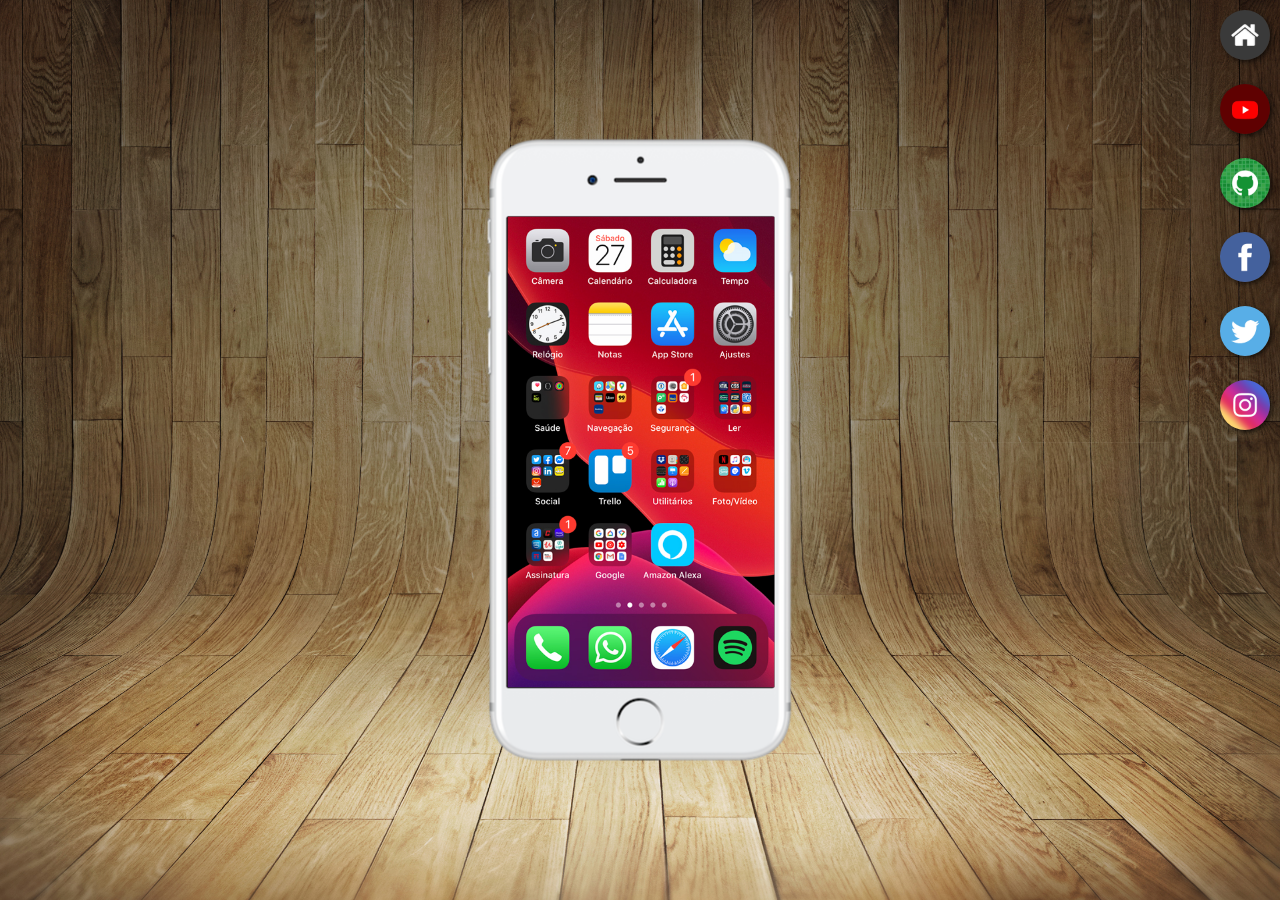
<file: index.html>
<!DOCTYPE html>
<html lang="pt-br">
<head>
    <meta charset="UTF-8">
    <meta http-equiv="X-UA-Compatible" content="IE=edge">
    <meta name="viewport" content="width=device-width, initial-scale=1.0">
    <link rel="shortcut icon" href="favicon.ico" type="image/x-icon">
    <link rel="stylesheet" href="estilos/style.css">
    <title>Projeto Redes Sociais</title>
</head>
<body>
    <main>
        <section id="telefone">
            <iframe src="home.html" name="tela" id="tela" frameborder="0">
                Seu navegador não é compatível com isso.
            </iframe>
        </section>
        <section id="redes-sociais">
            <a href="home.html" target="tela"><img src="imagens/logo-home.jpg" alt="Home"></a><br>
            <a href="youtube.html" target="tela"><img src="imagens/logo-youtube.jpg" alt="Youtube"></a><br>
            <a href="github.html" target="tela"><img src="imagens/logo-github.jpg" alt="Github"></a><br>
            <a href="facebook.html" target="tela"><img src="imagens/logo-facebook.jpg" alt="Facebook"></a><br>
            <a href="twitter.html" target="tela"><img src="imagens/logo-twitter.jpg" alt="Twitter"></a><br>
            <a href="instagram.html" target="tela"><img src="imagens/logo-instagram.jpg" alt="Instagram"></a>
        </section>
    </main>
</body>
</html>
</file>
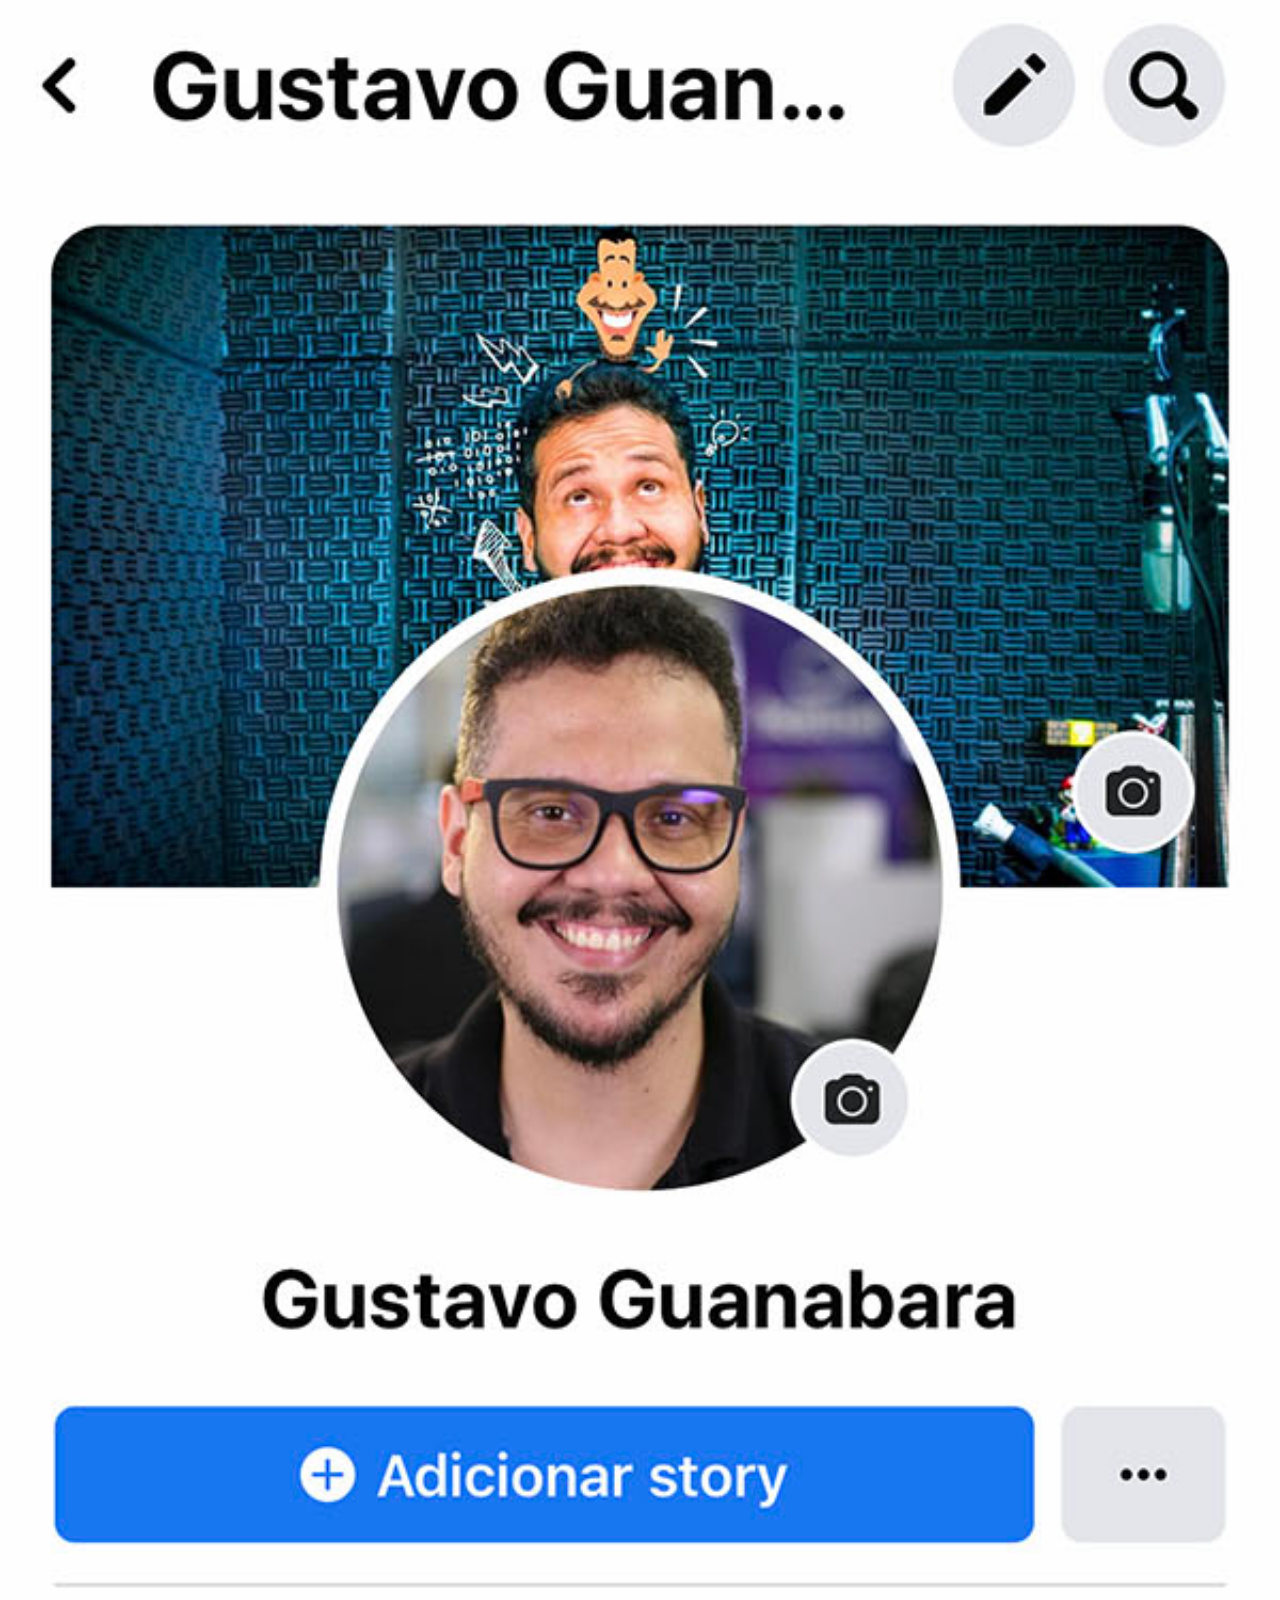
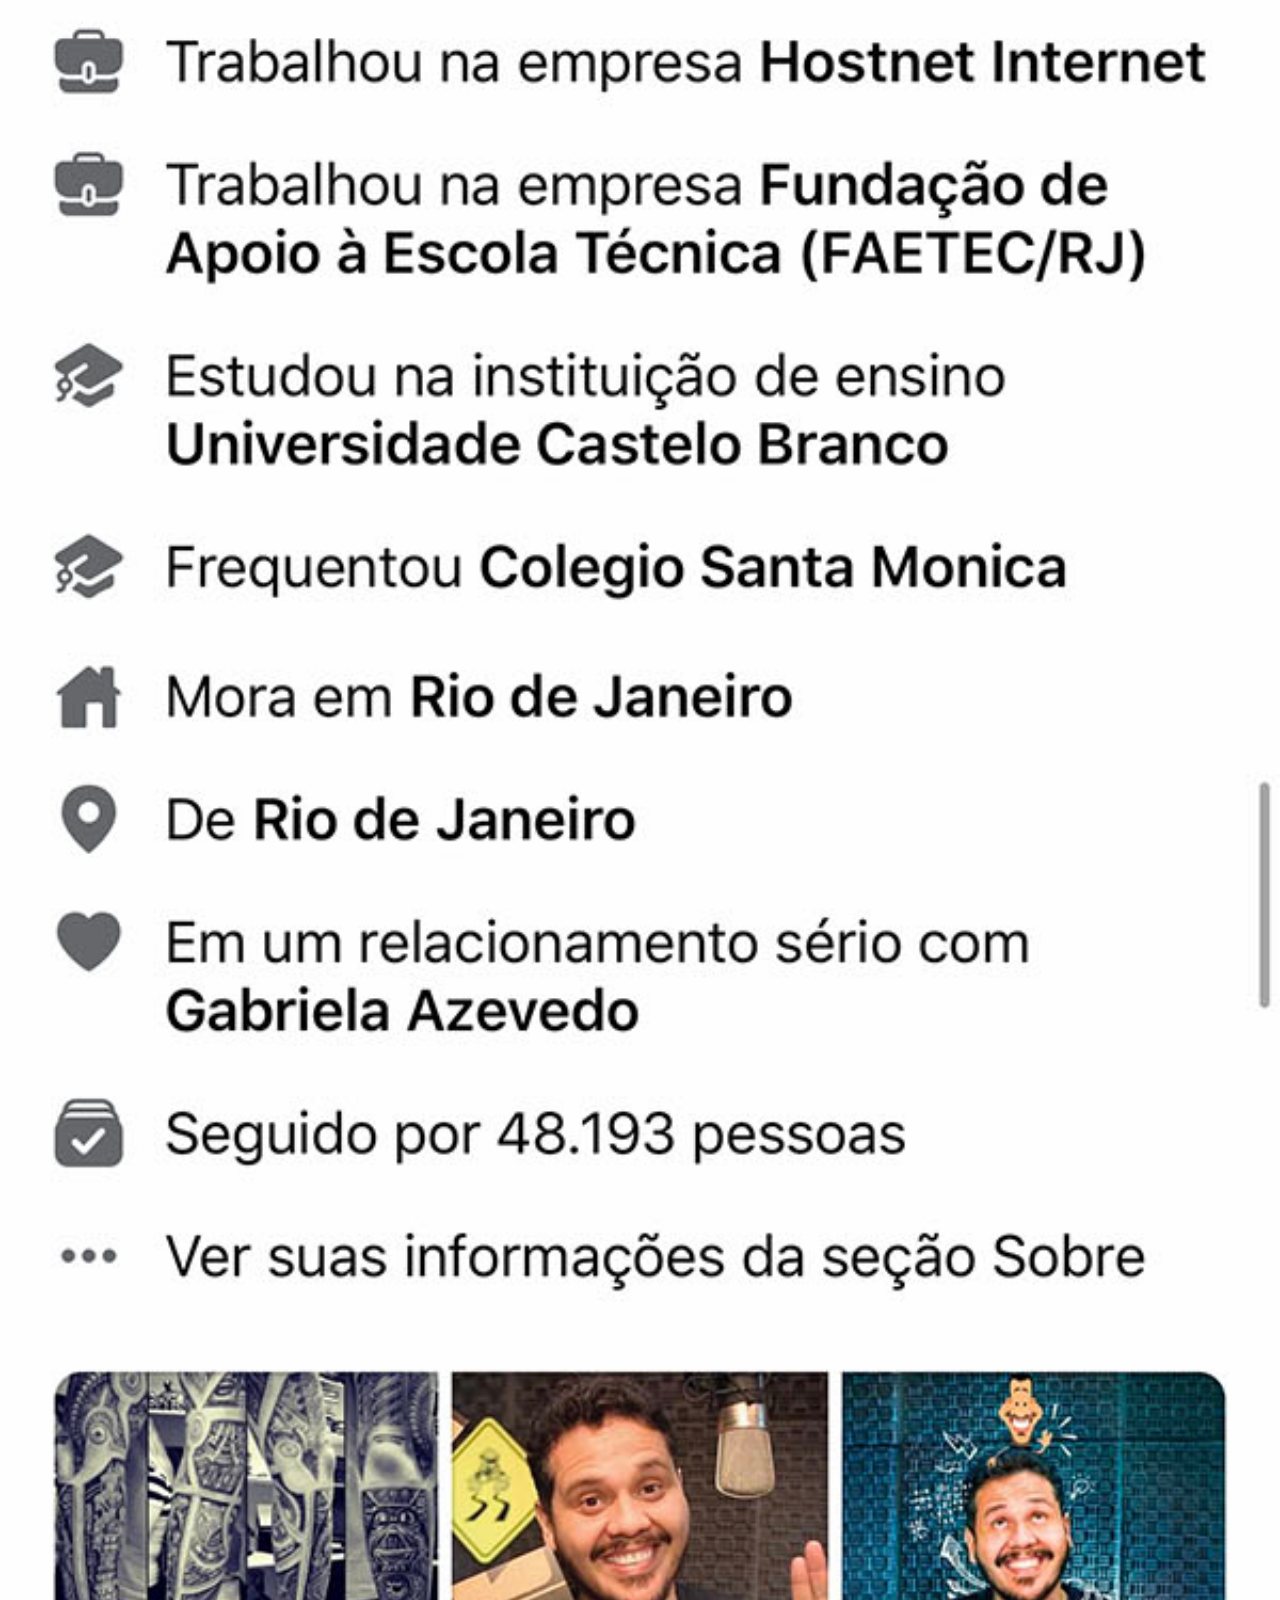
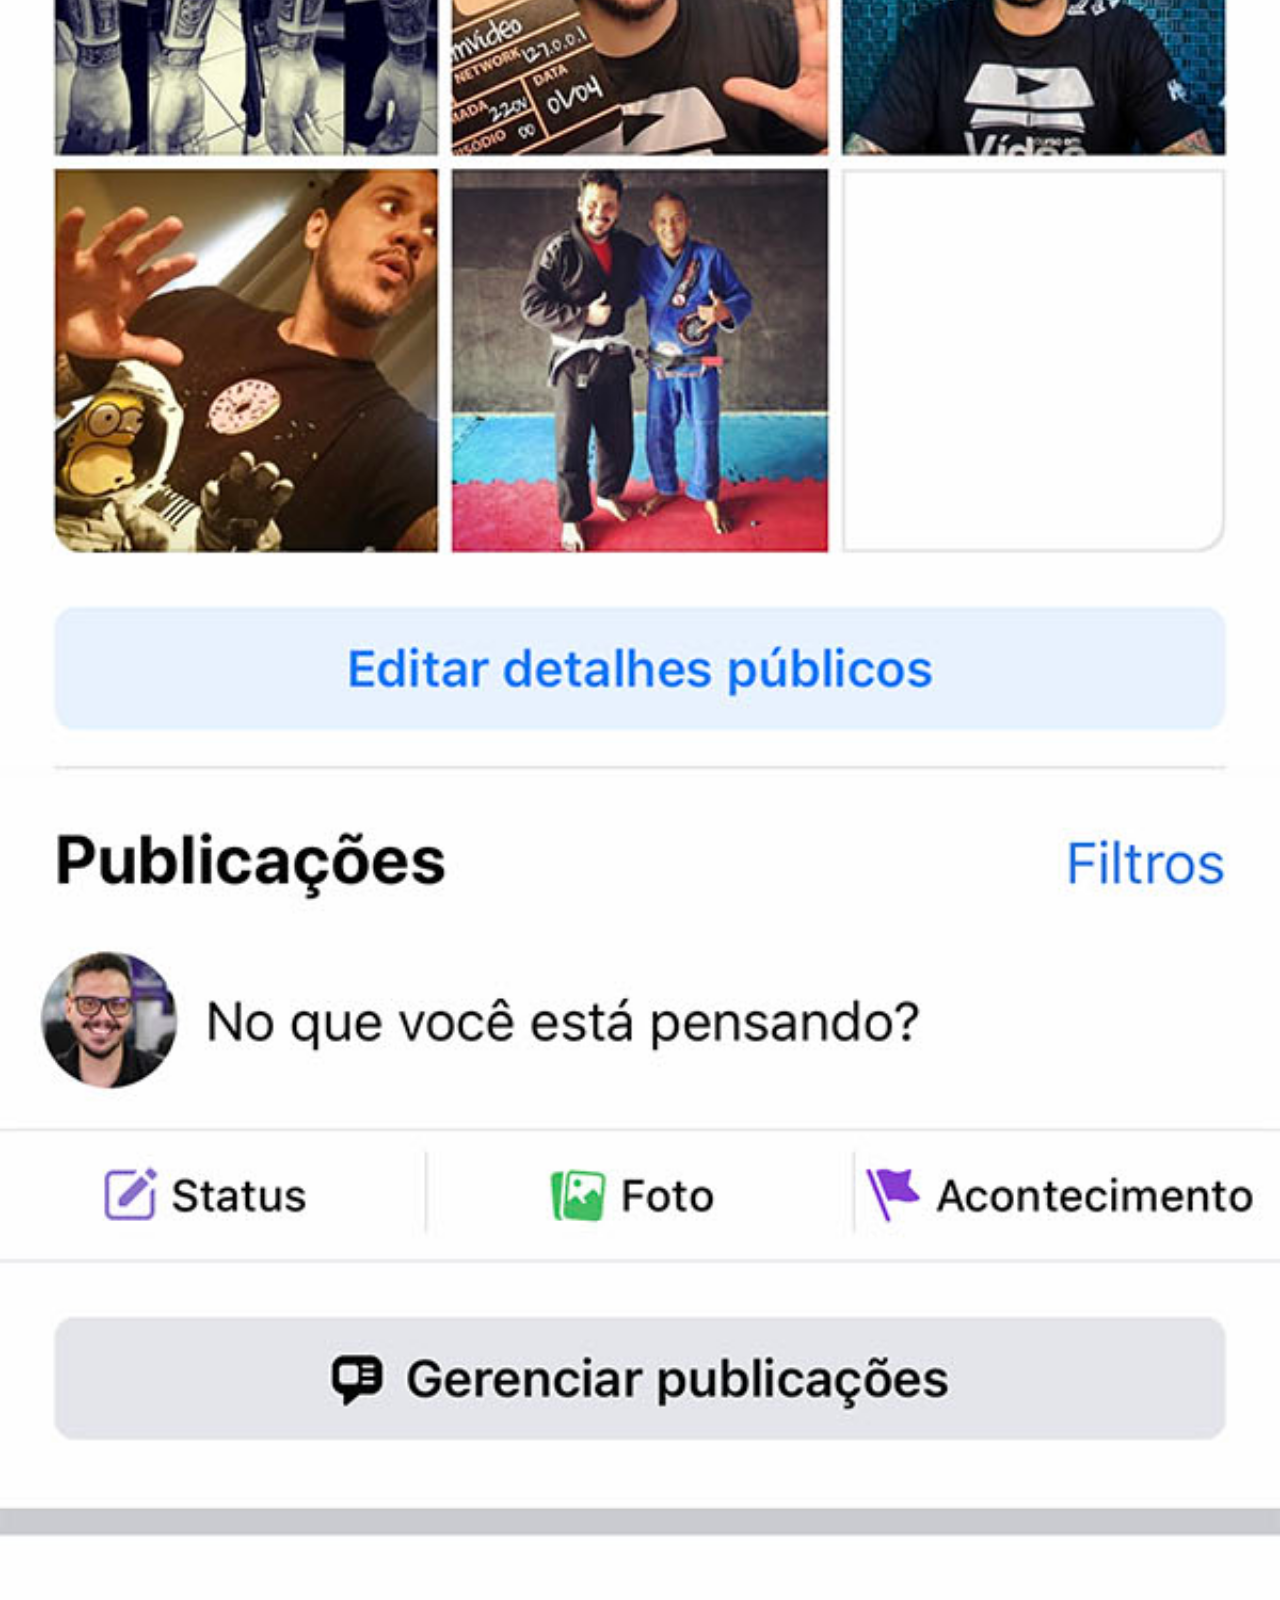
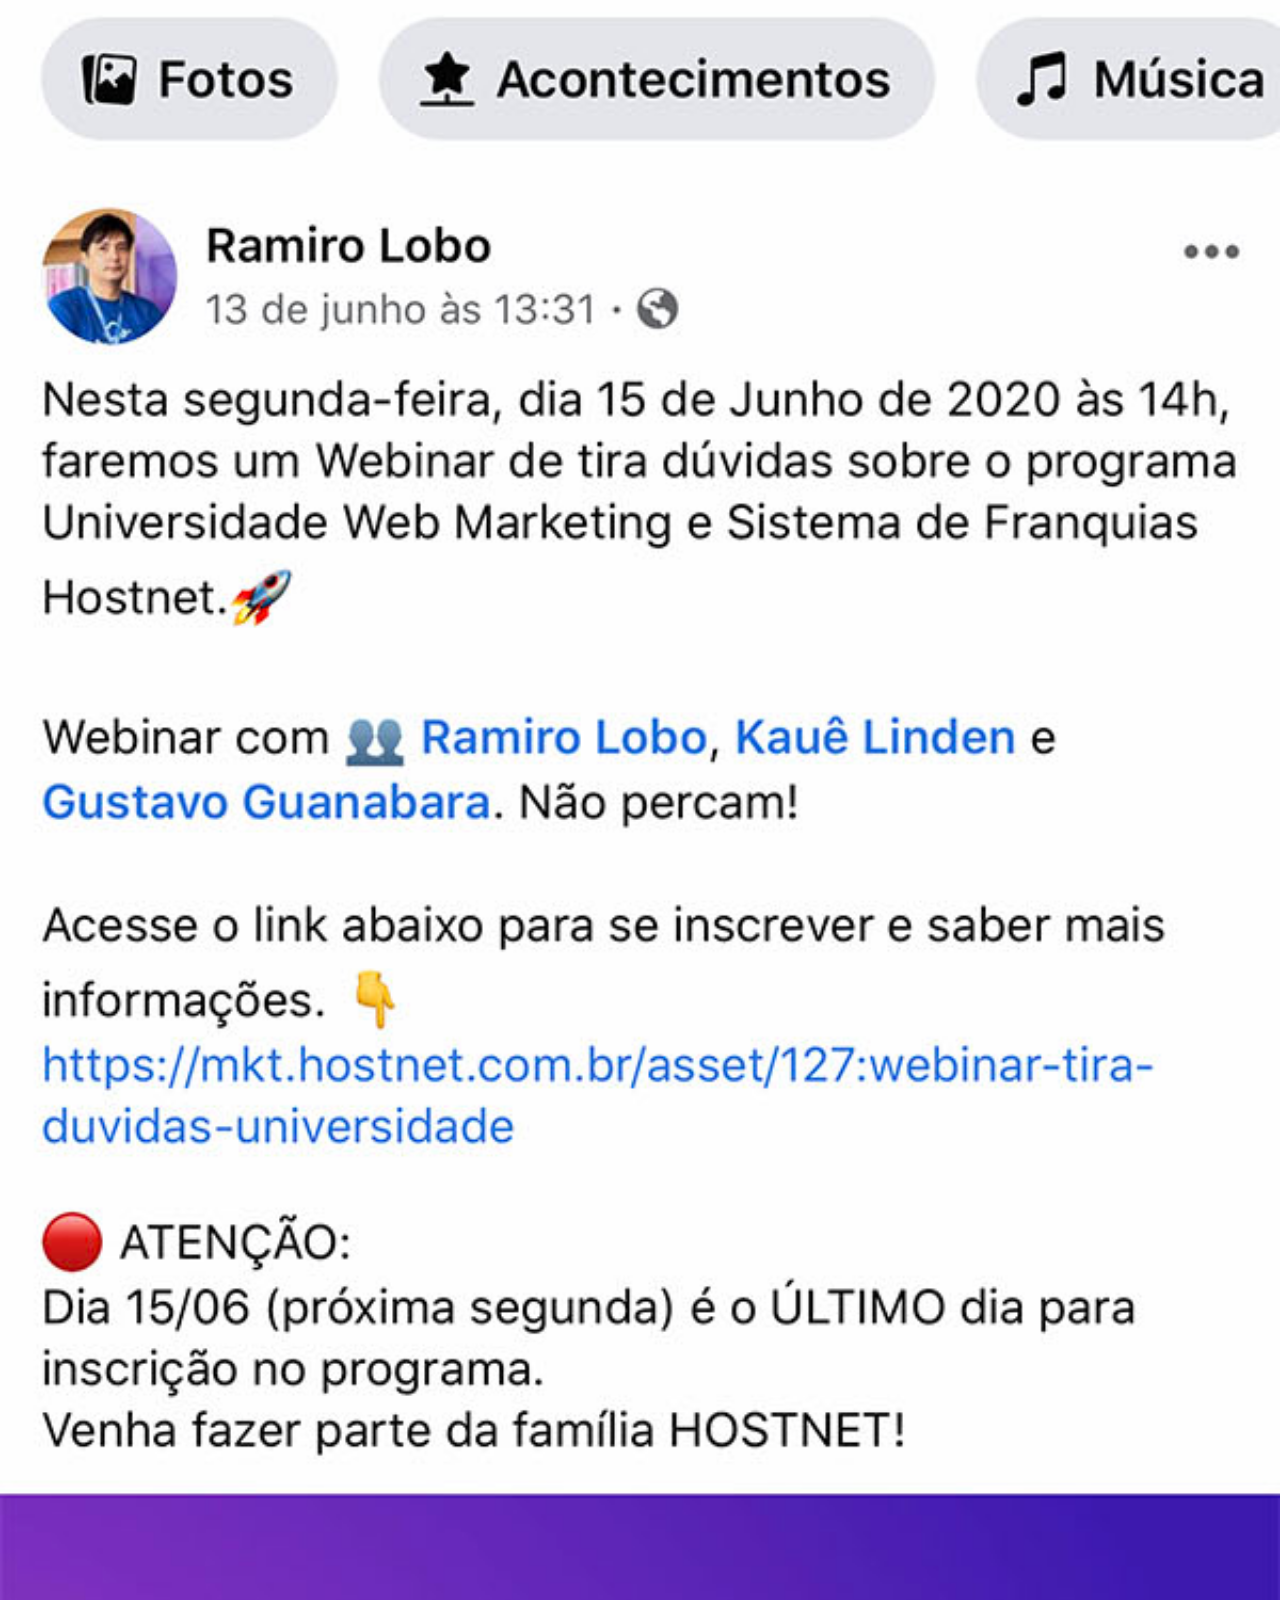
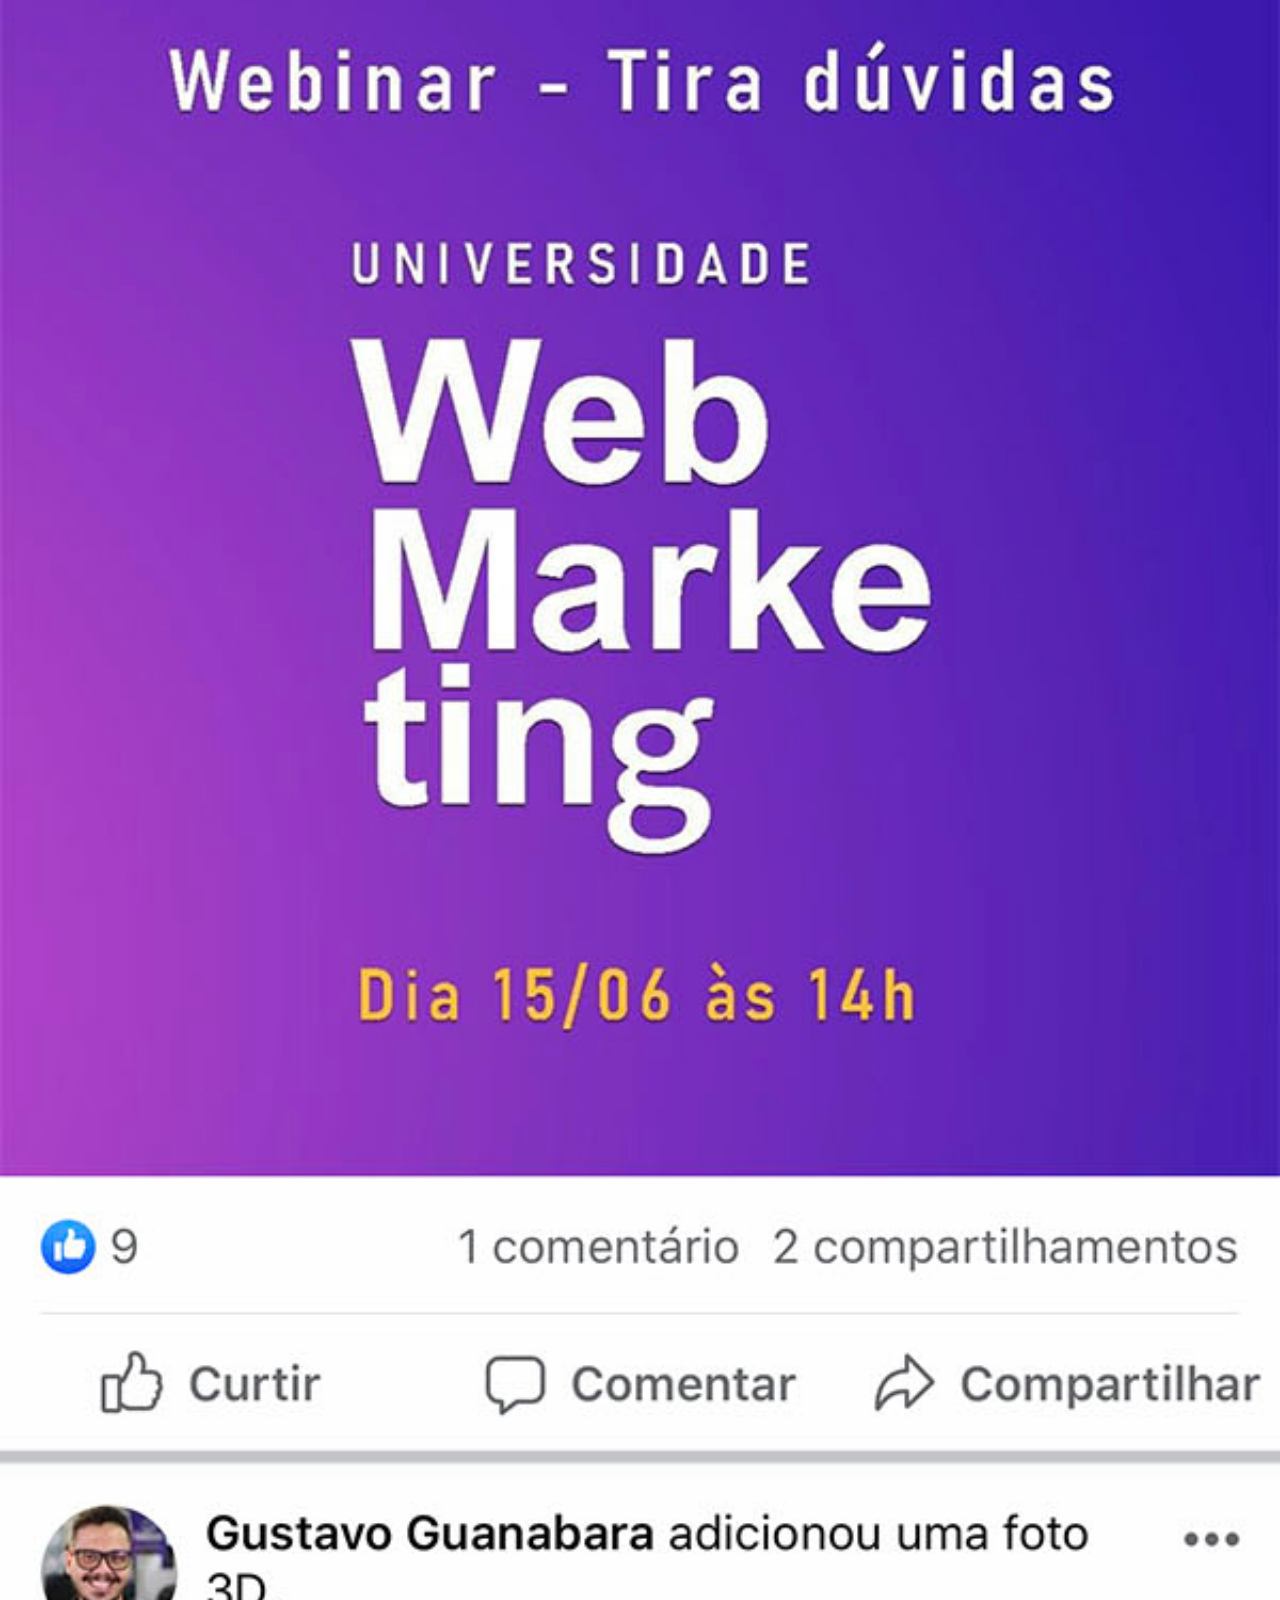
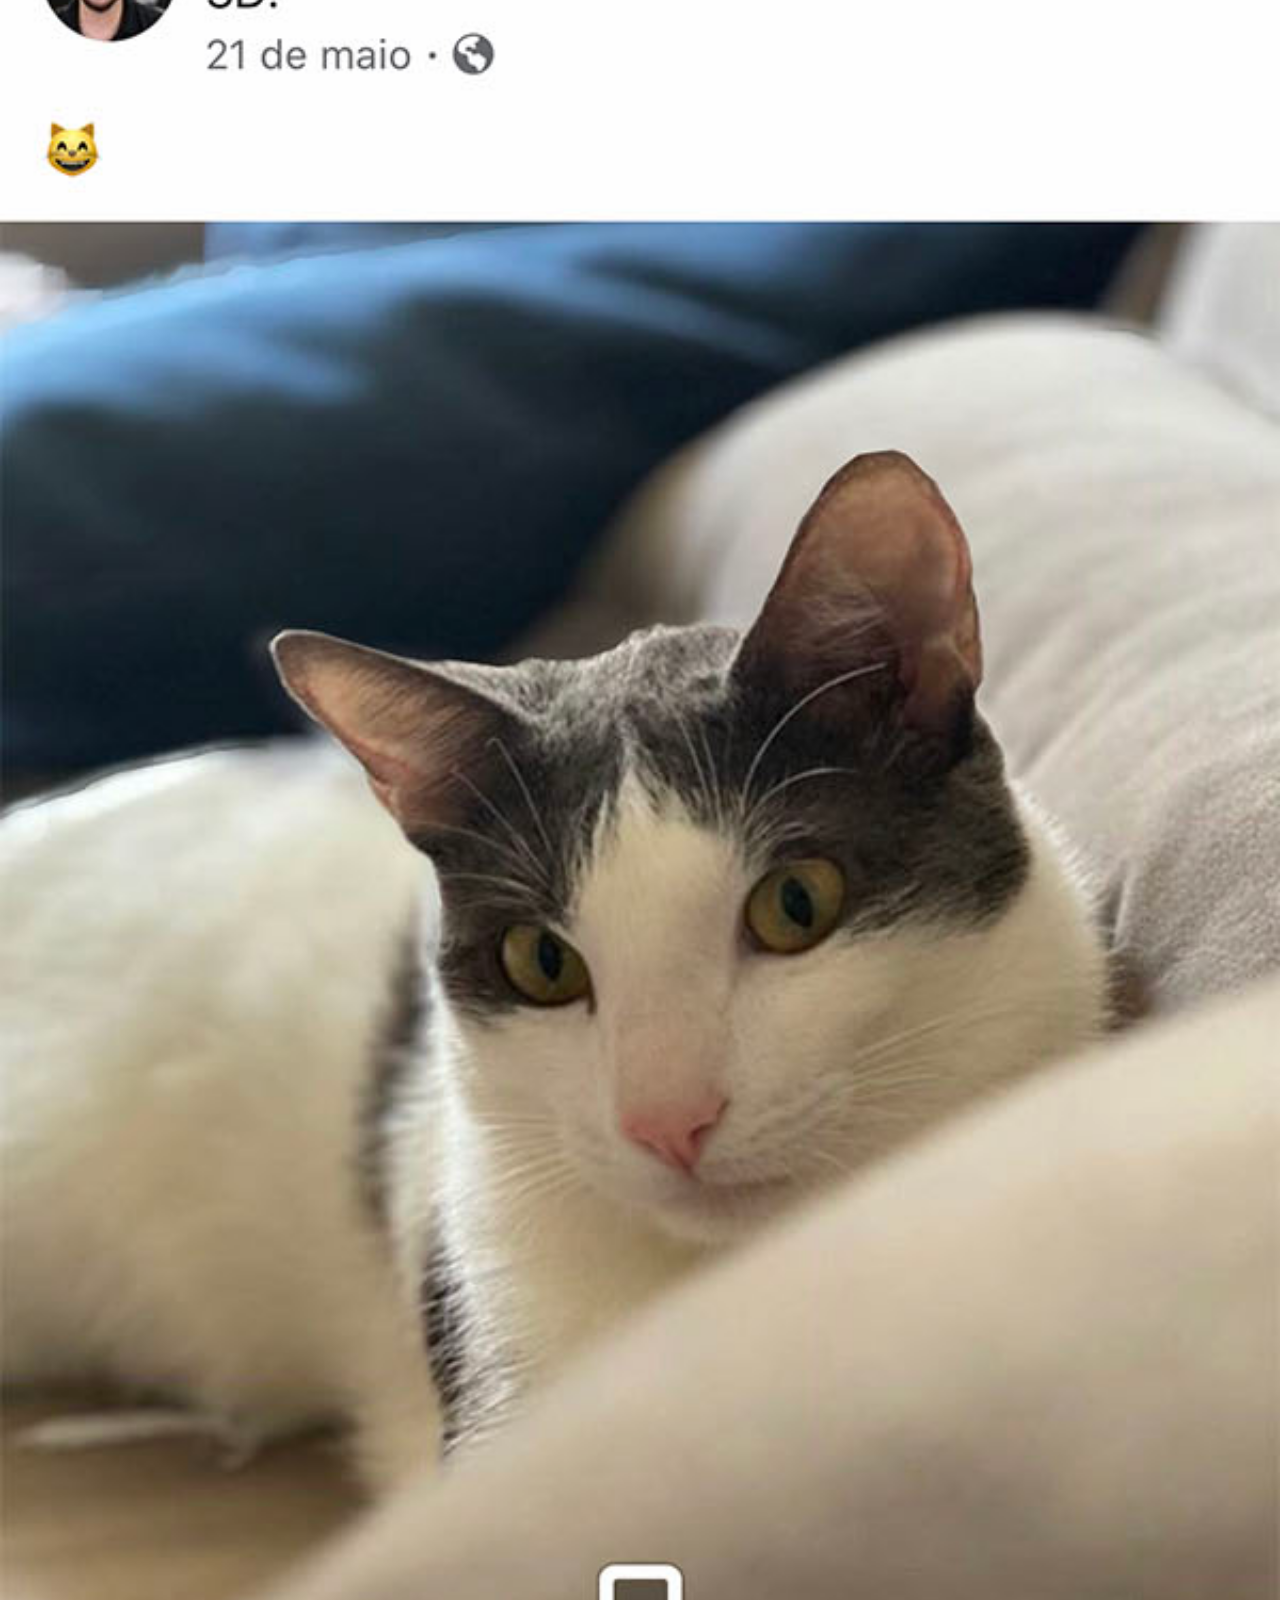
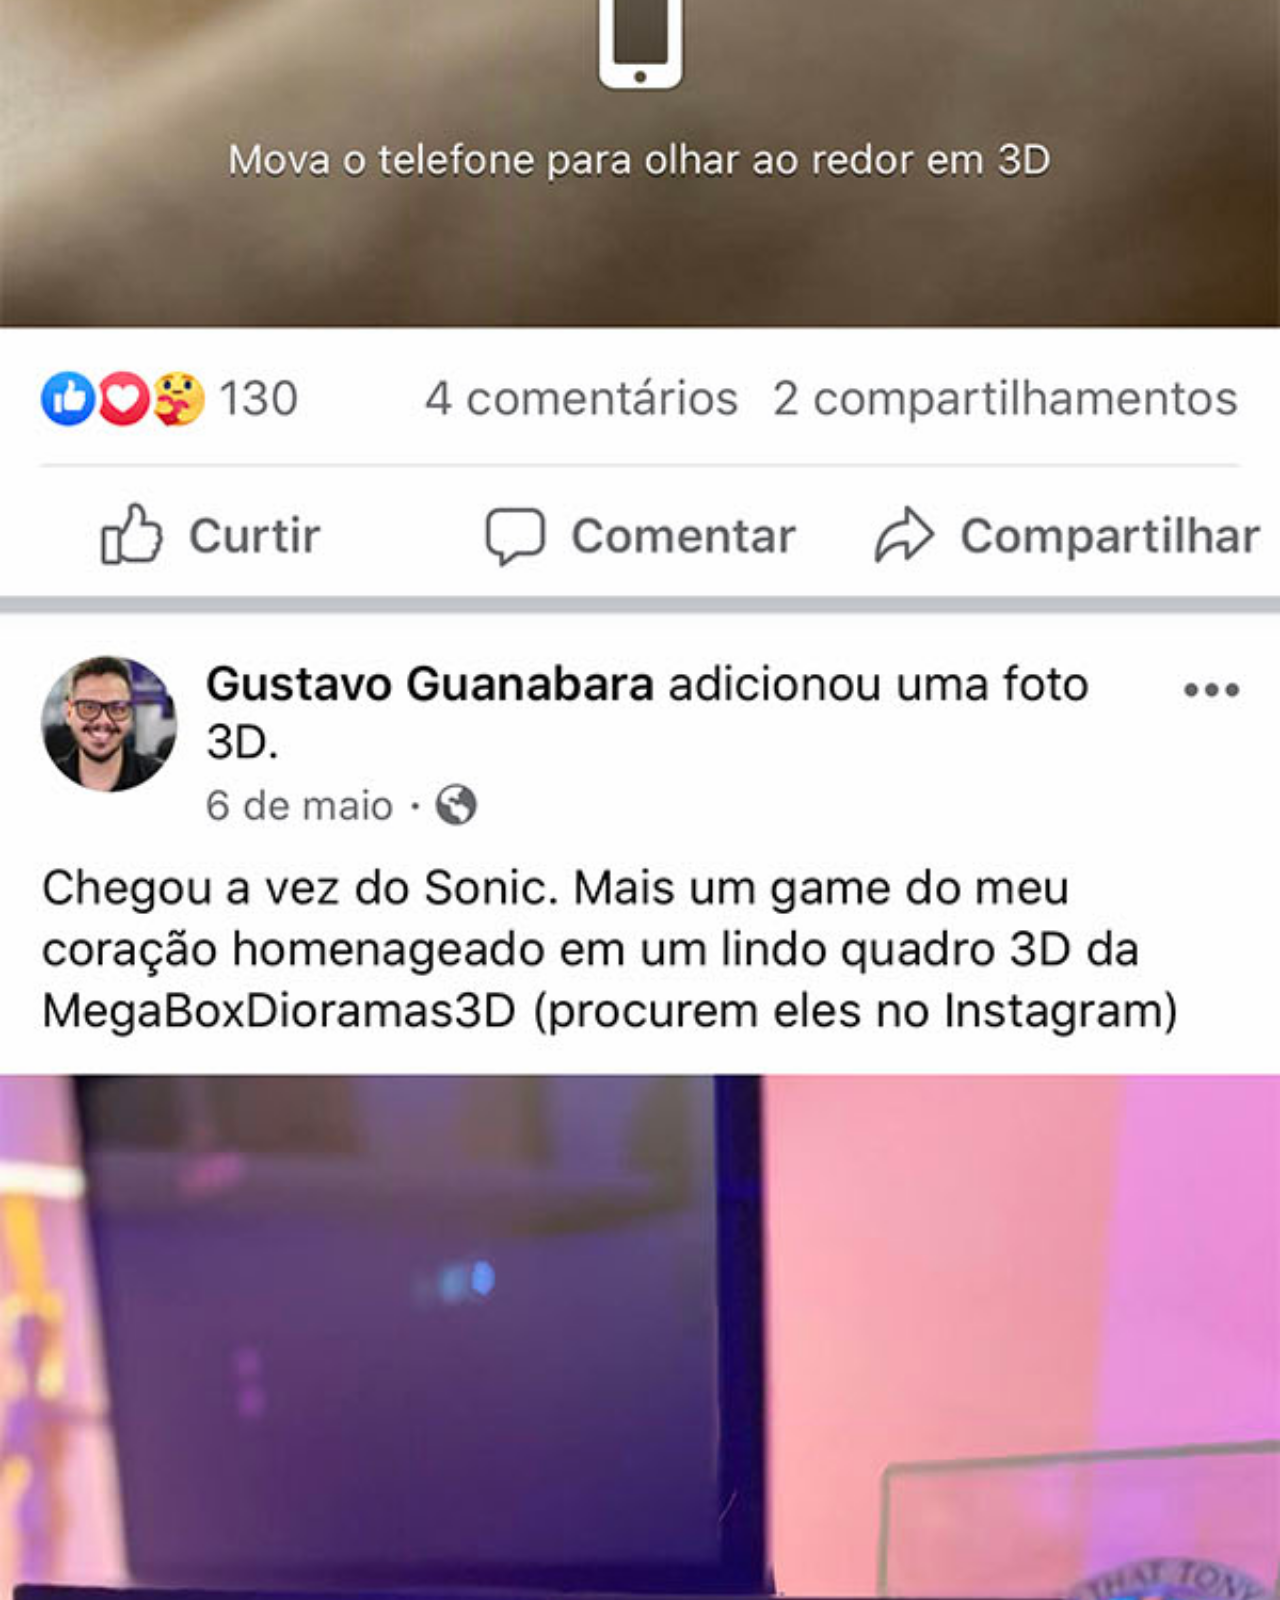
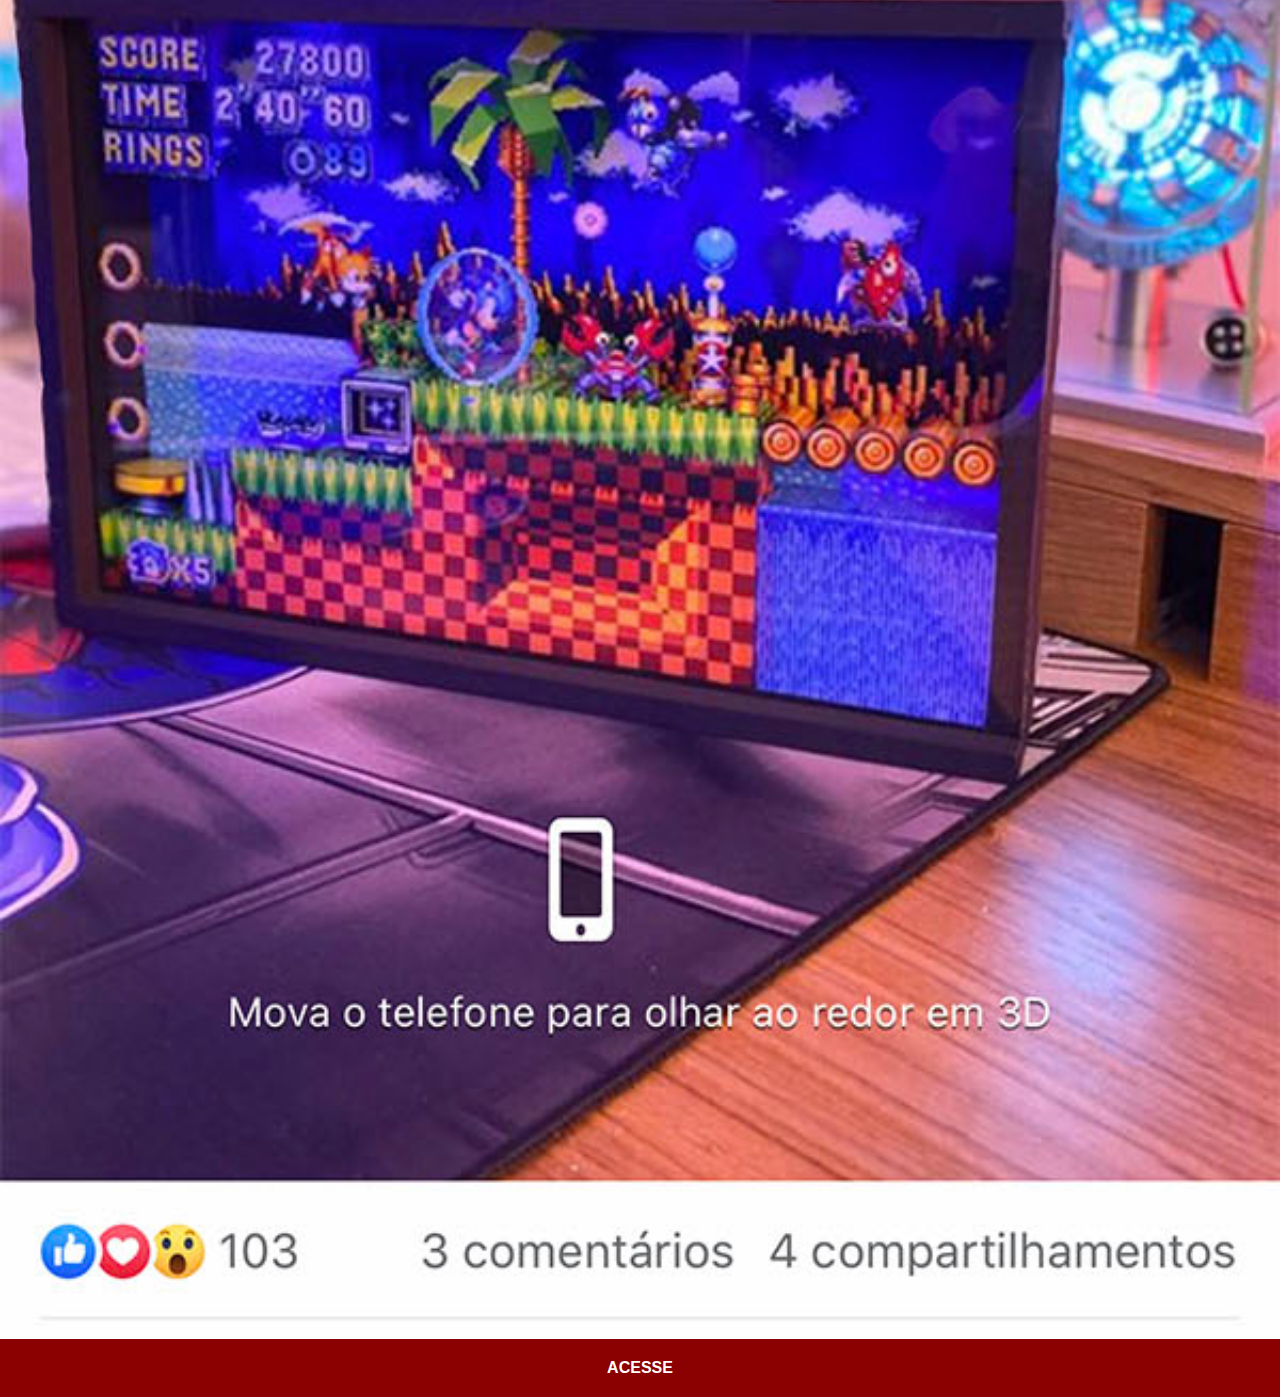
<file: facebook.html>
<!DOCTYPE html>
<html lang="pt-br">
<head>
    <meta charset="UTF-8">
    <meta http-equiv="X-UA-Compatible" content="IE=edge">
    <meta name="viewport" content="width=device-width, initial-scale=1.0">
    <link rel="stylesheet" href="estilos/social.css">
    <title>Facebook</title>
</head>
<body>
    <img src="imagens/tela-facebook.jpg" alt="Facebook">
    <a href="https://www.facebook.com/gustavoguanabara/" target="_blank">ACESSE</a>
</body>
</html>
</file>
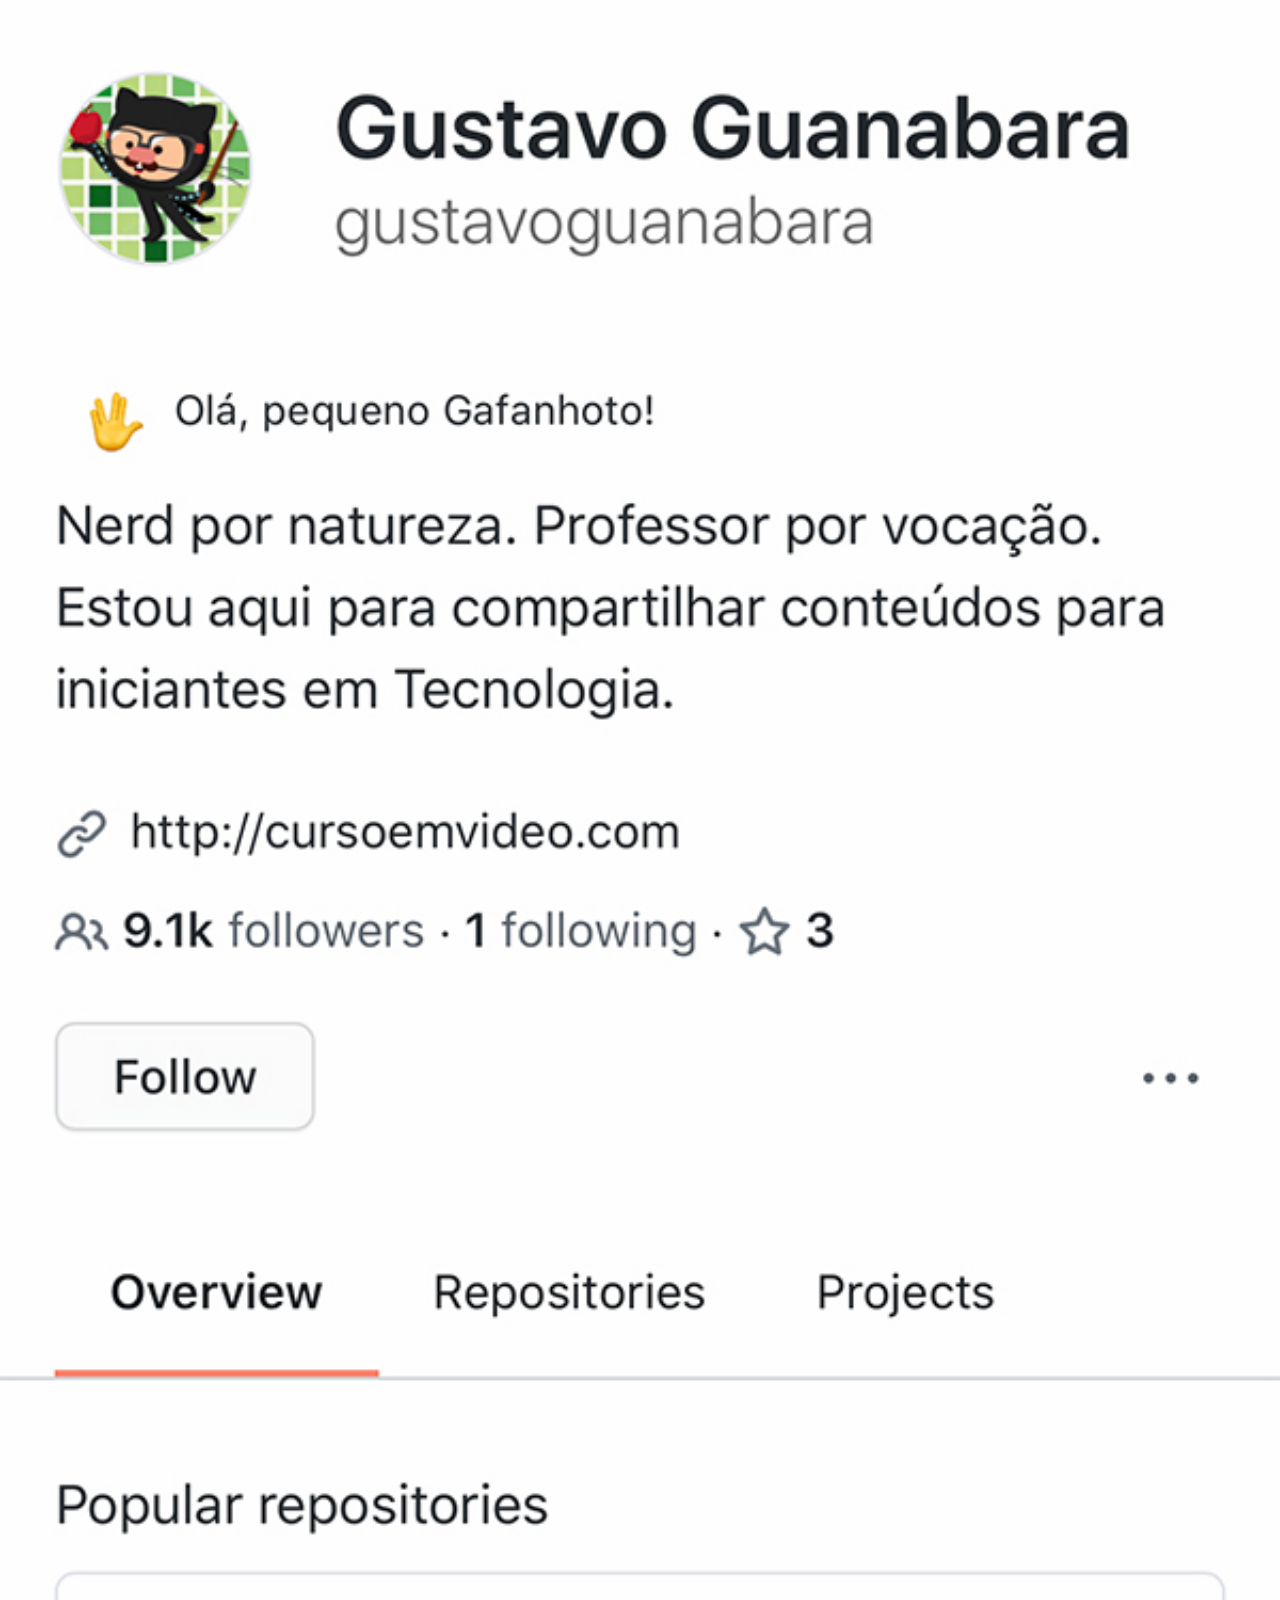
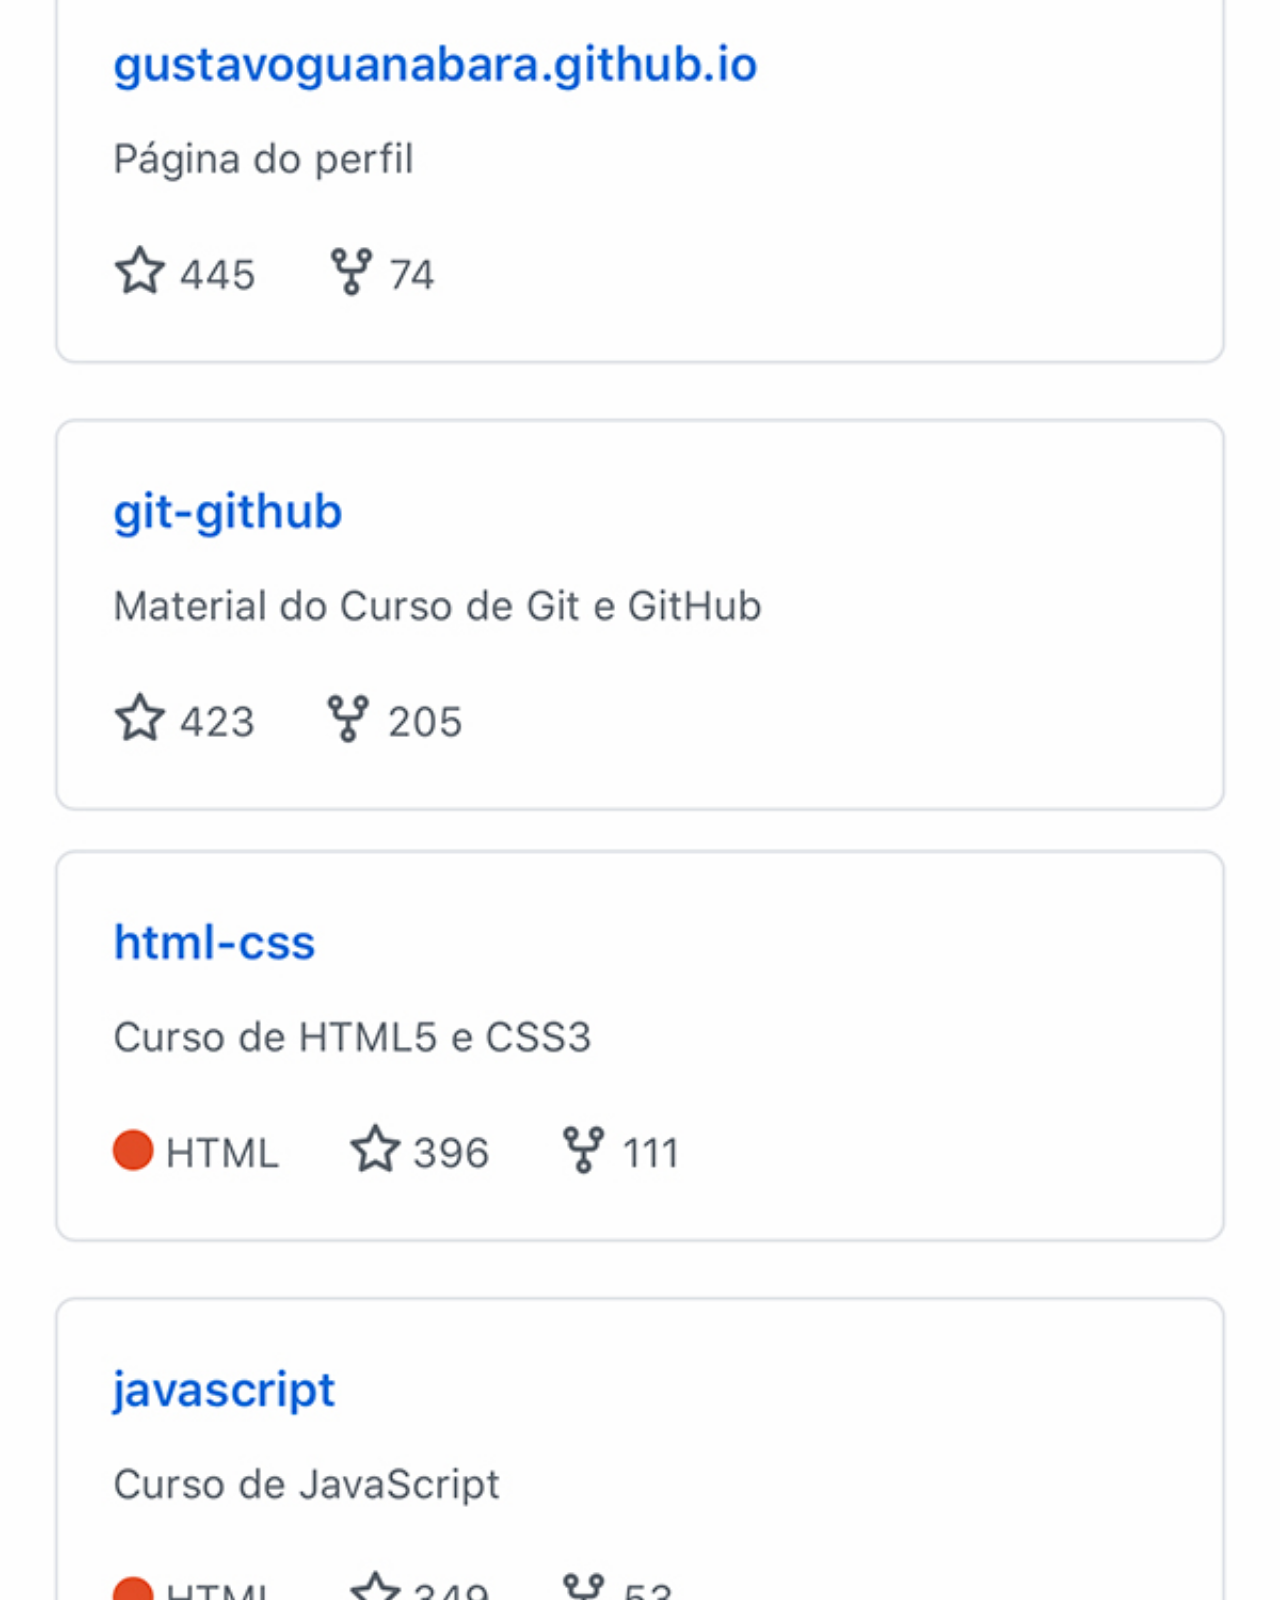
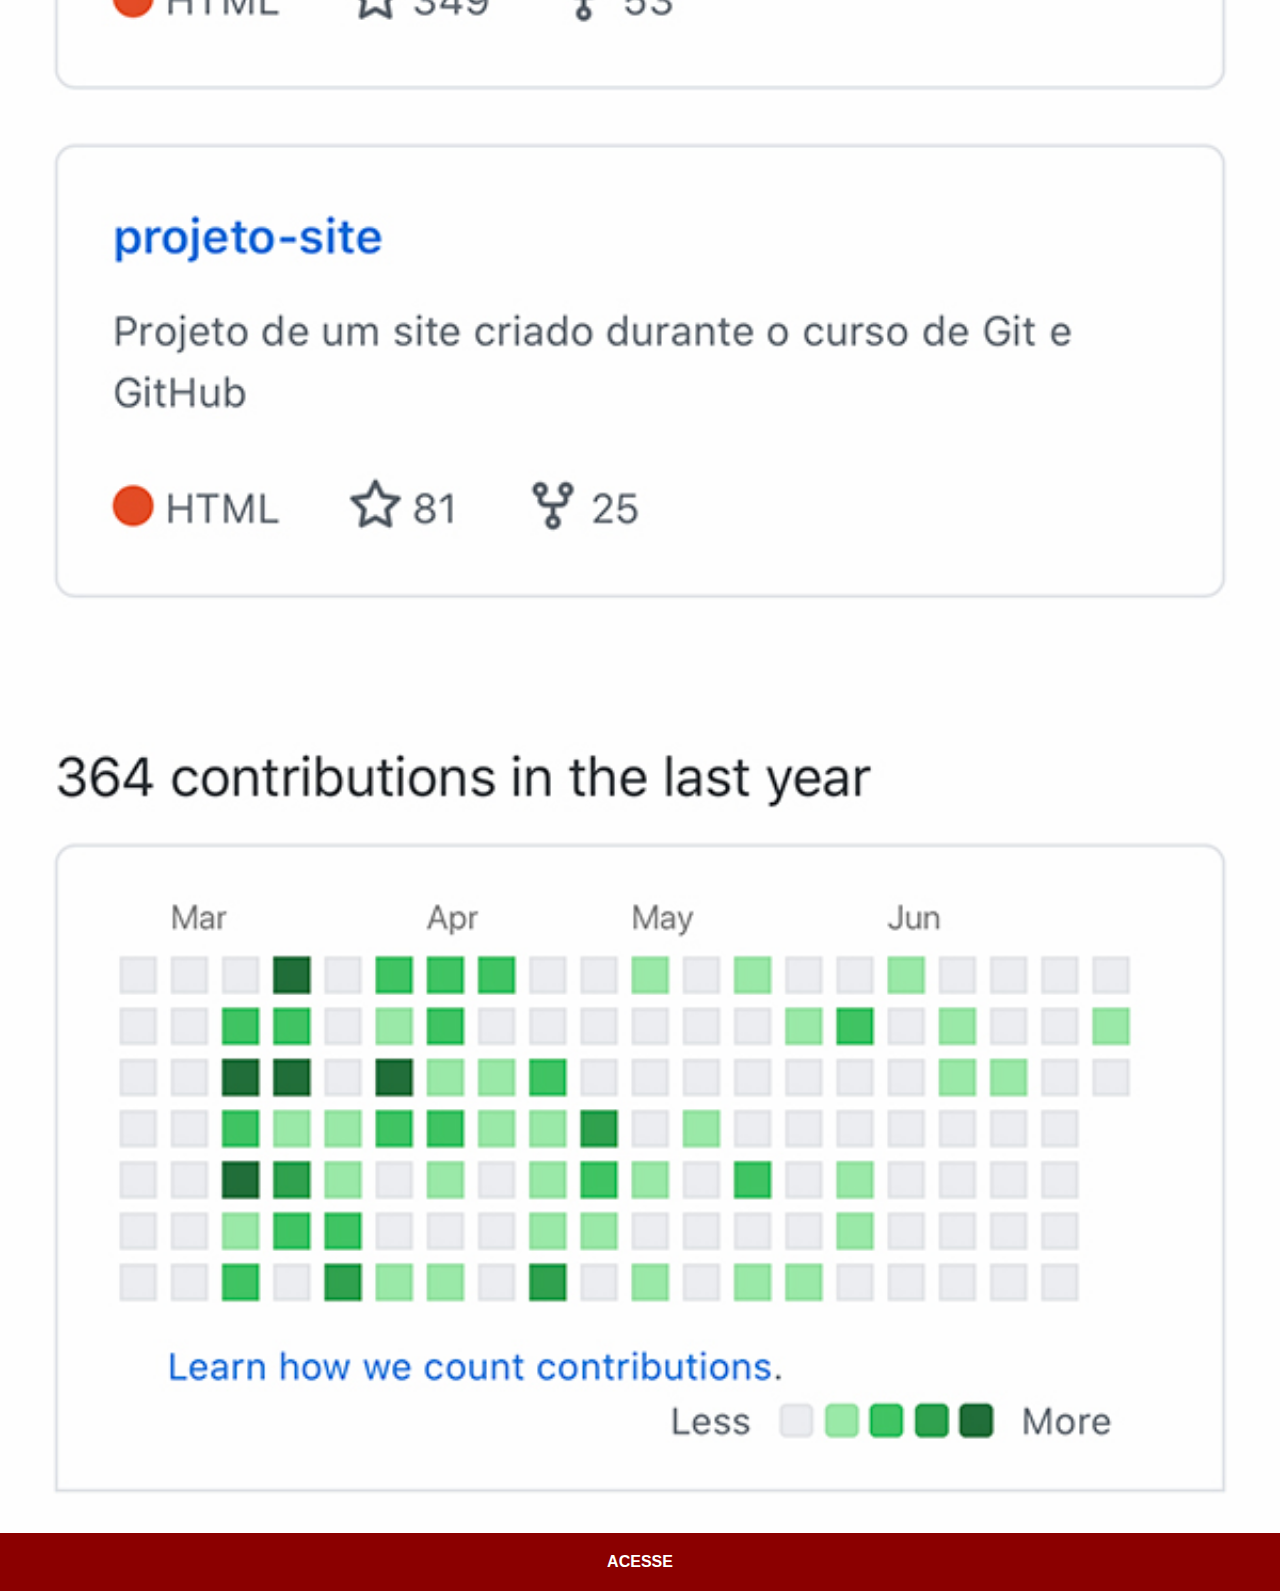
<file: github.html>
<!DOCTYPE html>
<html lang="pt-br">
<head>
    <meta charset="UTF-8">
    <meta http-equiv="X-UA-Compatible" content="IE=edge">
    <meta name="viewport" content="width=device-width, initial-scale=1.0">
    <link rel="stylesheet" href="estilos/social.css">
    <title>Github</title>
</head>
<body>
    <img src="imagens/tela-github.jpg" alt="Github">
    <a href="https://gustavoguanabara.github.io/" target="_blank">ACESSE</a>
</body>
</html>
</file>
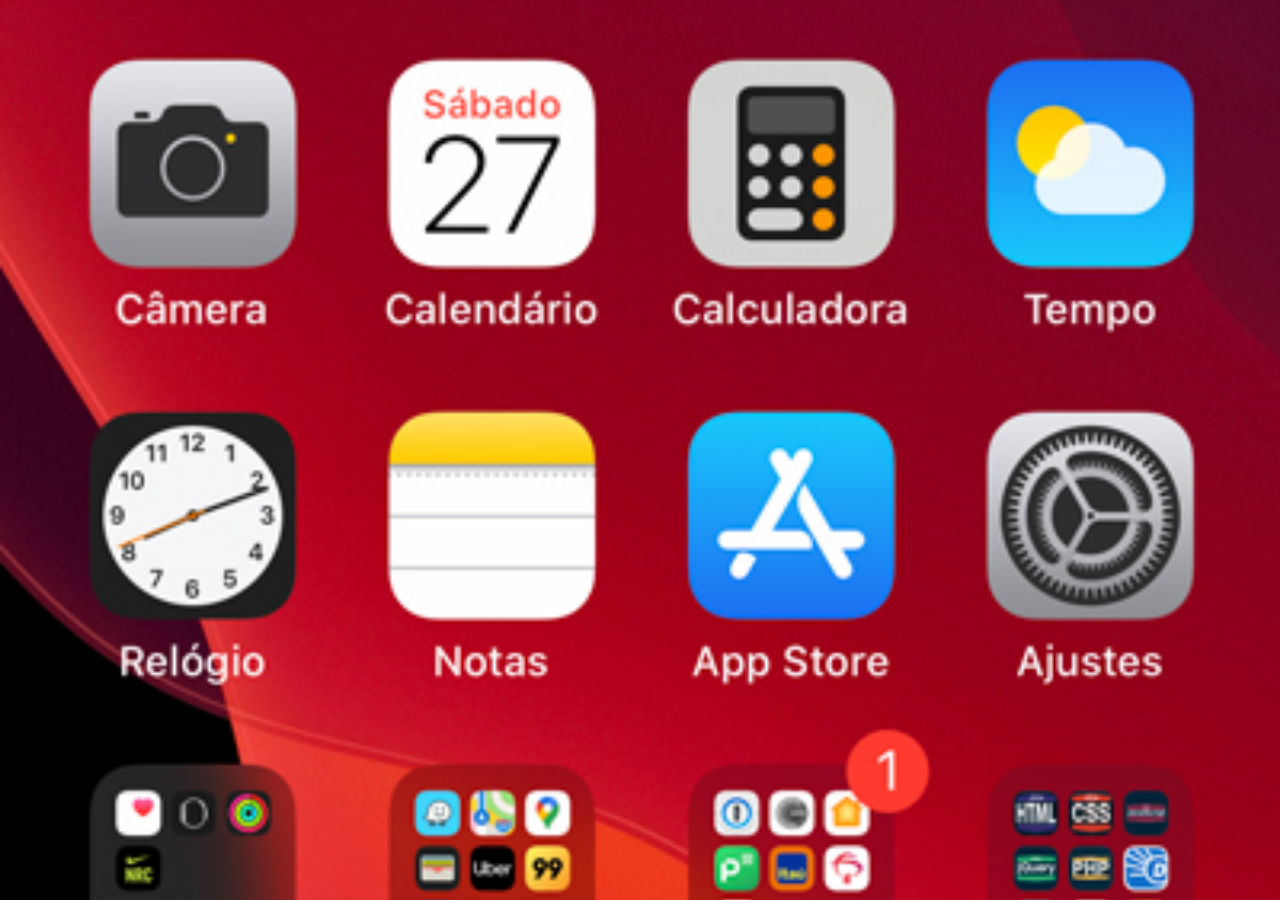
<file: home.html>
<!DOCTYPE html>
<html lang="pt-br">
<head>
    <meta charset="UTF-8">
    <meta http-equiv="X-UA-Compatible" content="IE=edge">
    <meta name="viewport" content="width=device-width, initial-scale=1.0">
    <title>home</title>
    <style>
        * {
            margin: 0px;
            padding: 0px;
        }

        body {
            width: 100vw;
            height: 100vh;
            background: black url('imagens/tela-home.jpg') no-repeat top center;
            background-size: cover;
        }
    </style>
</head>
<body>
    
</body>
</html>
</file>
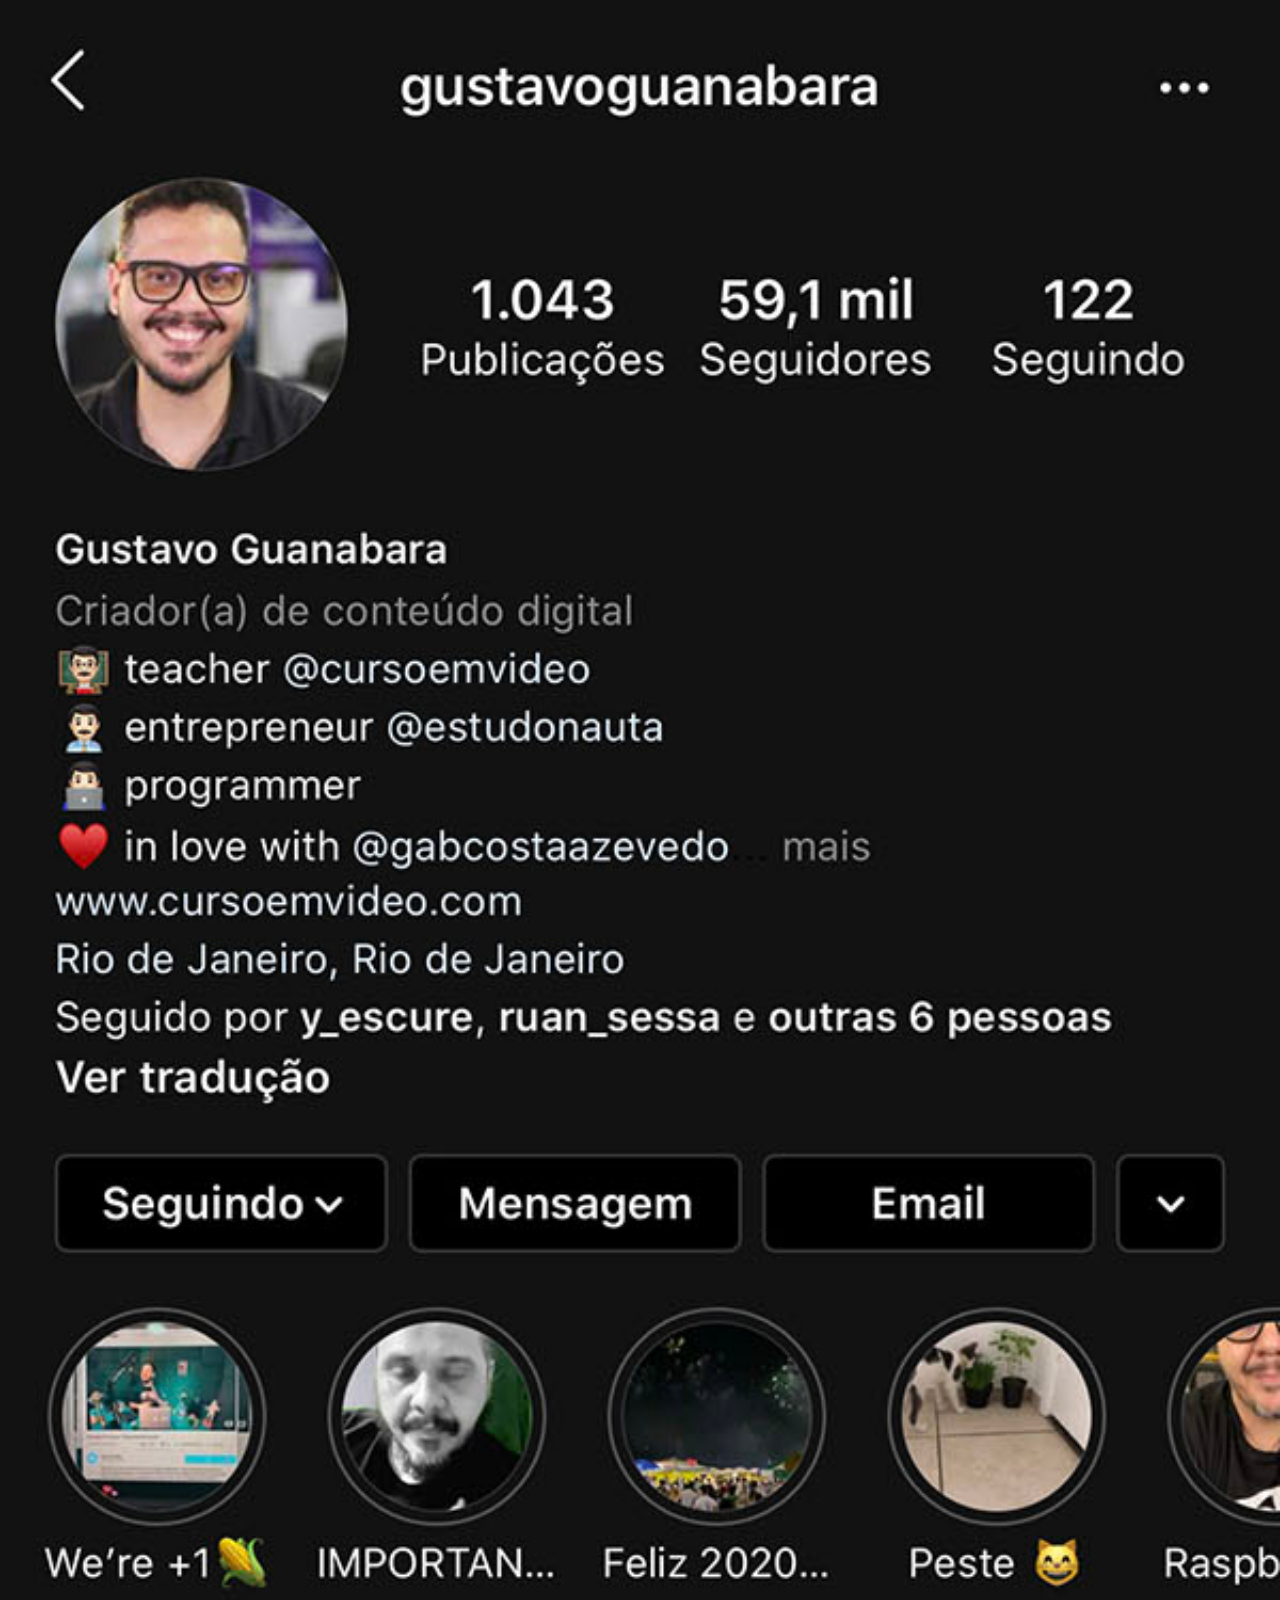
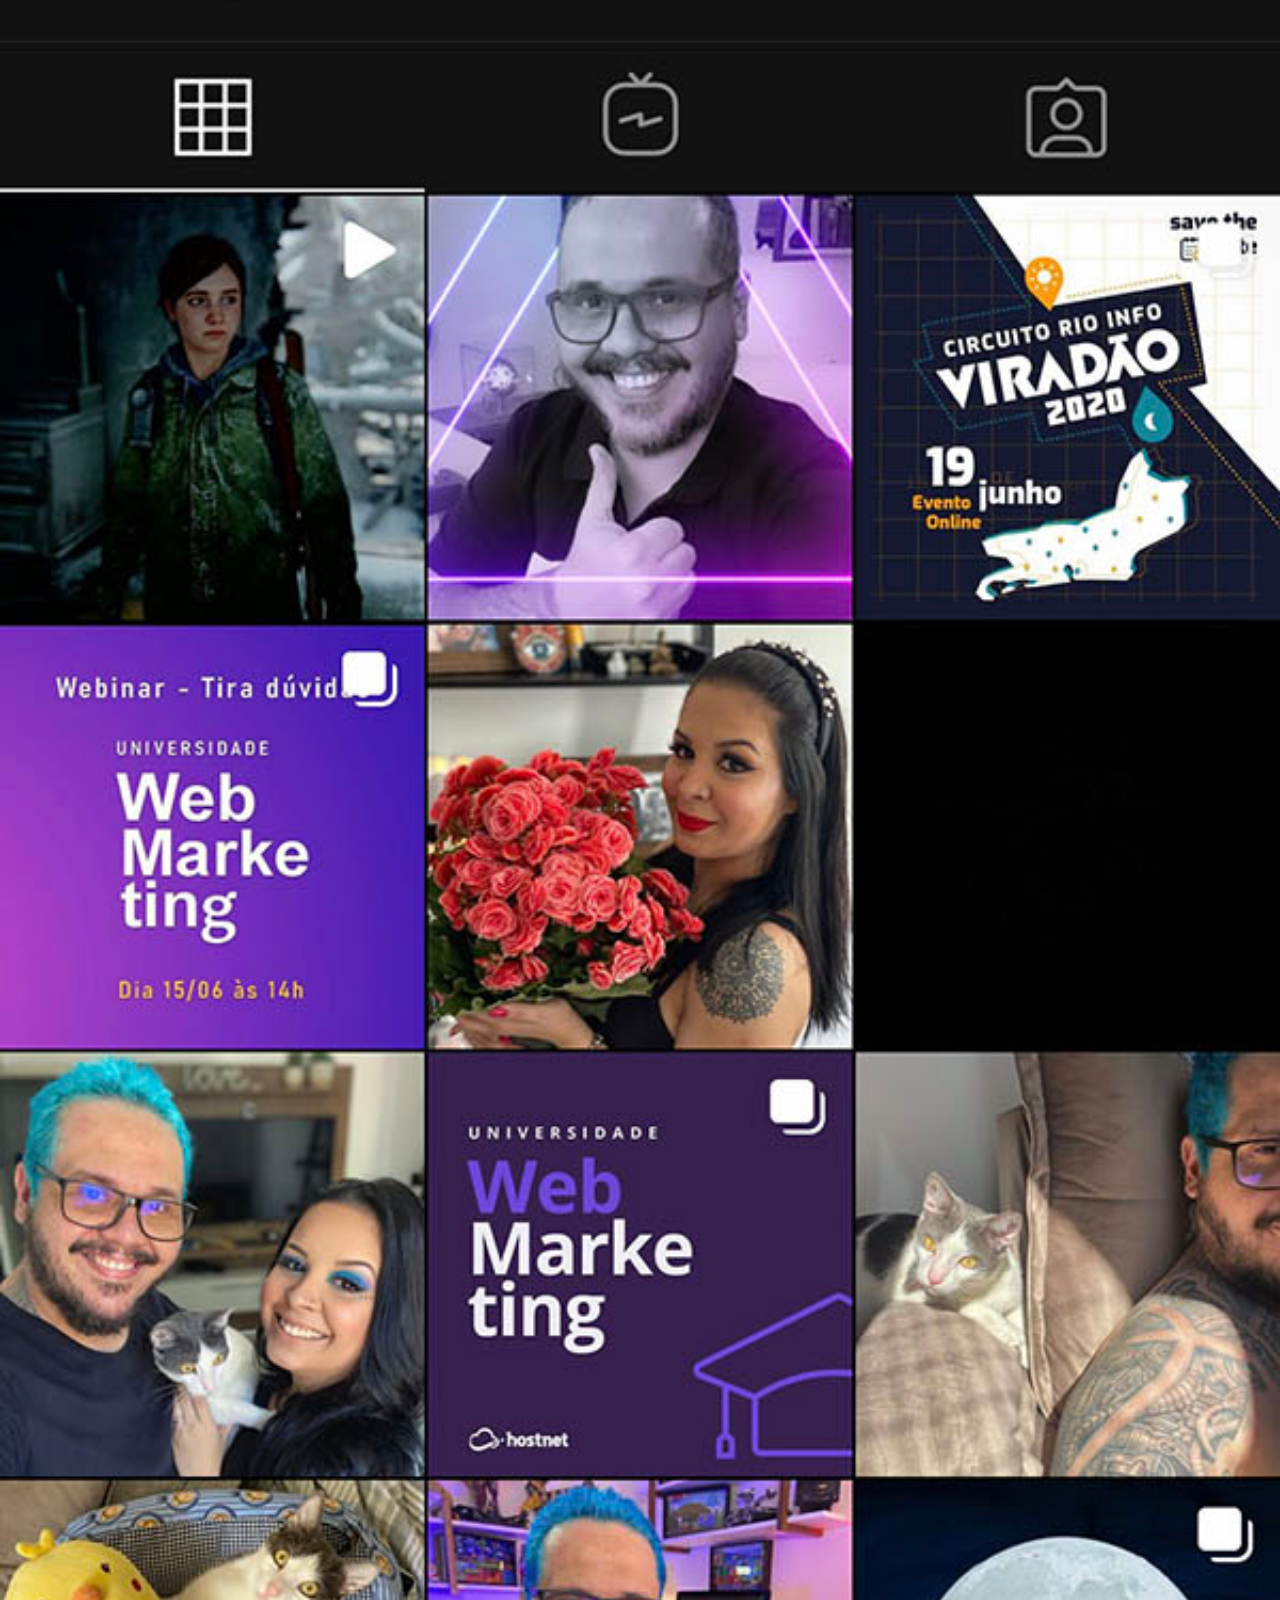
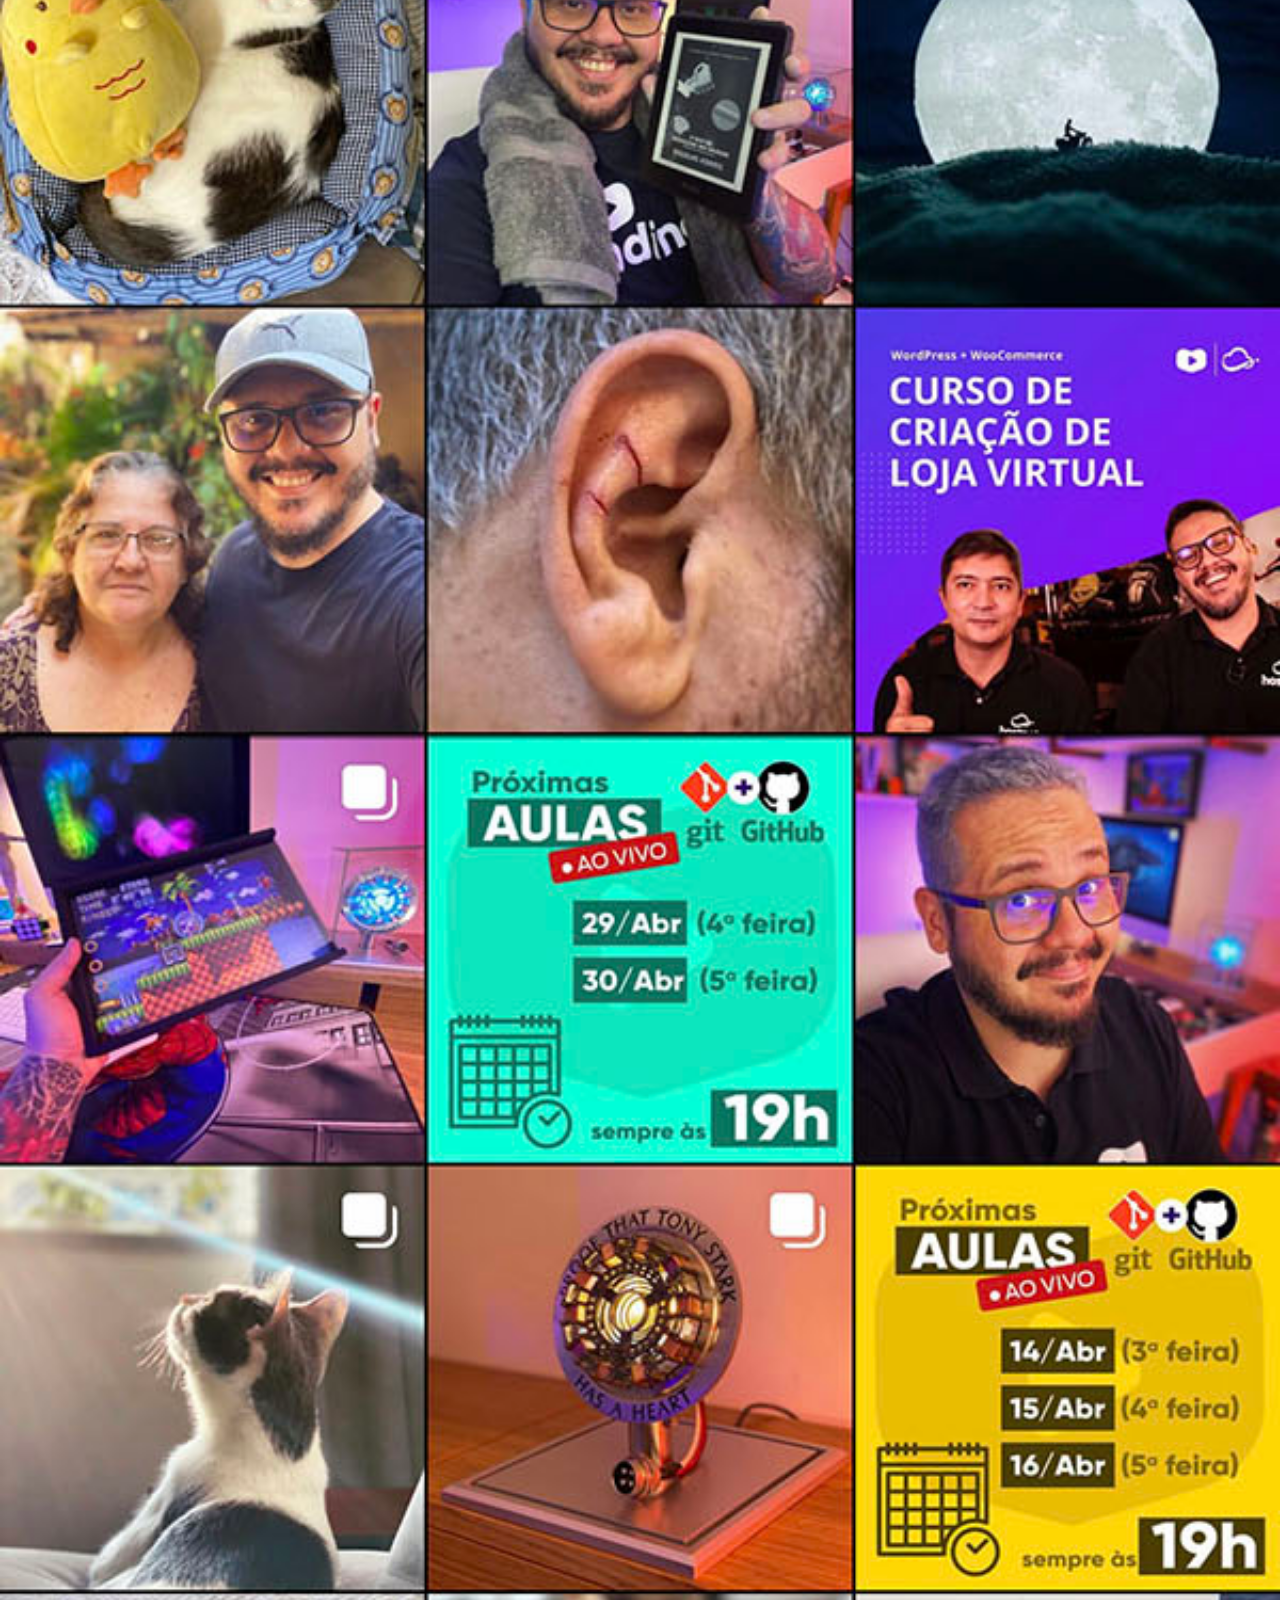
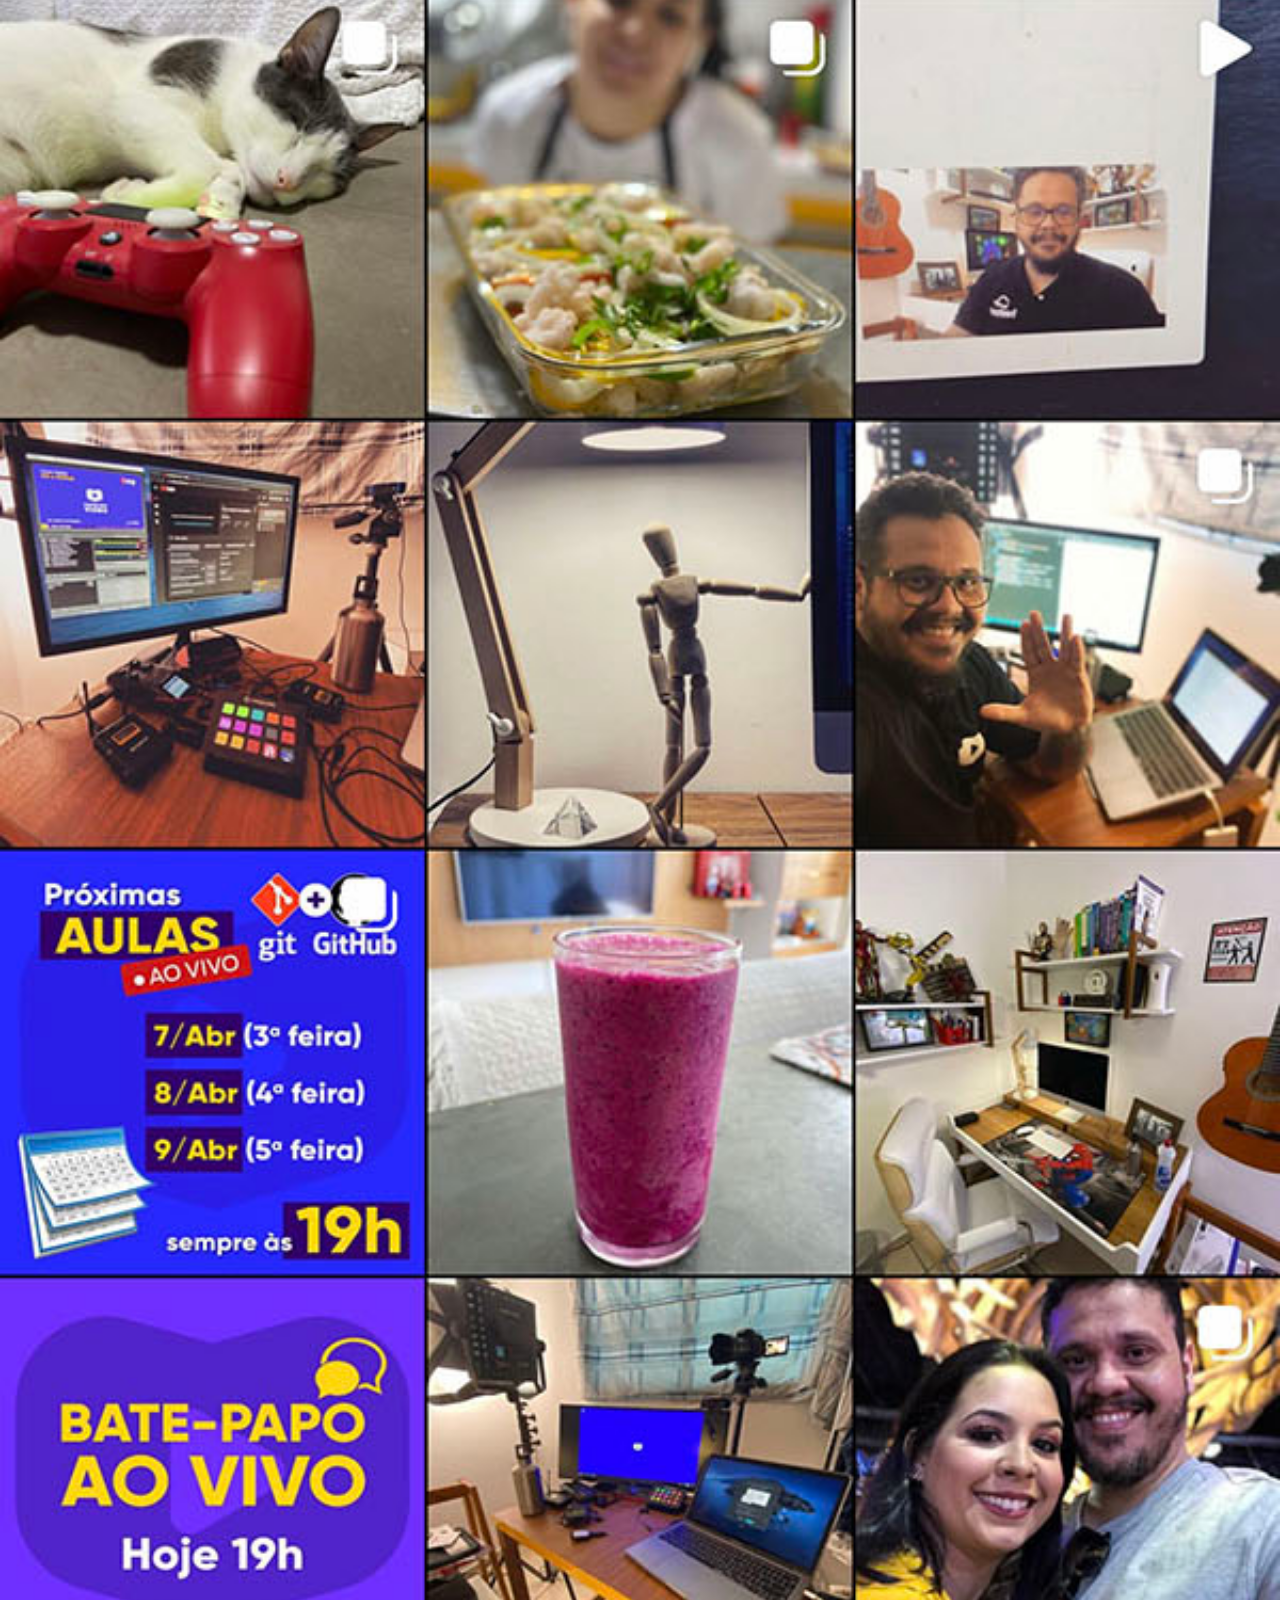
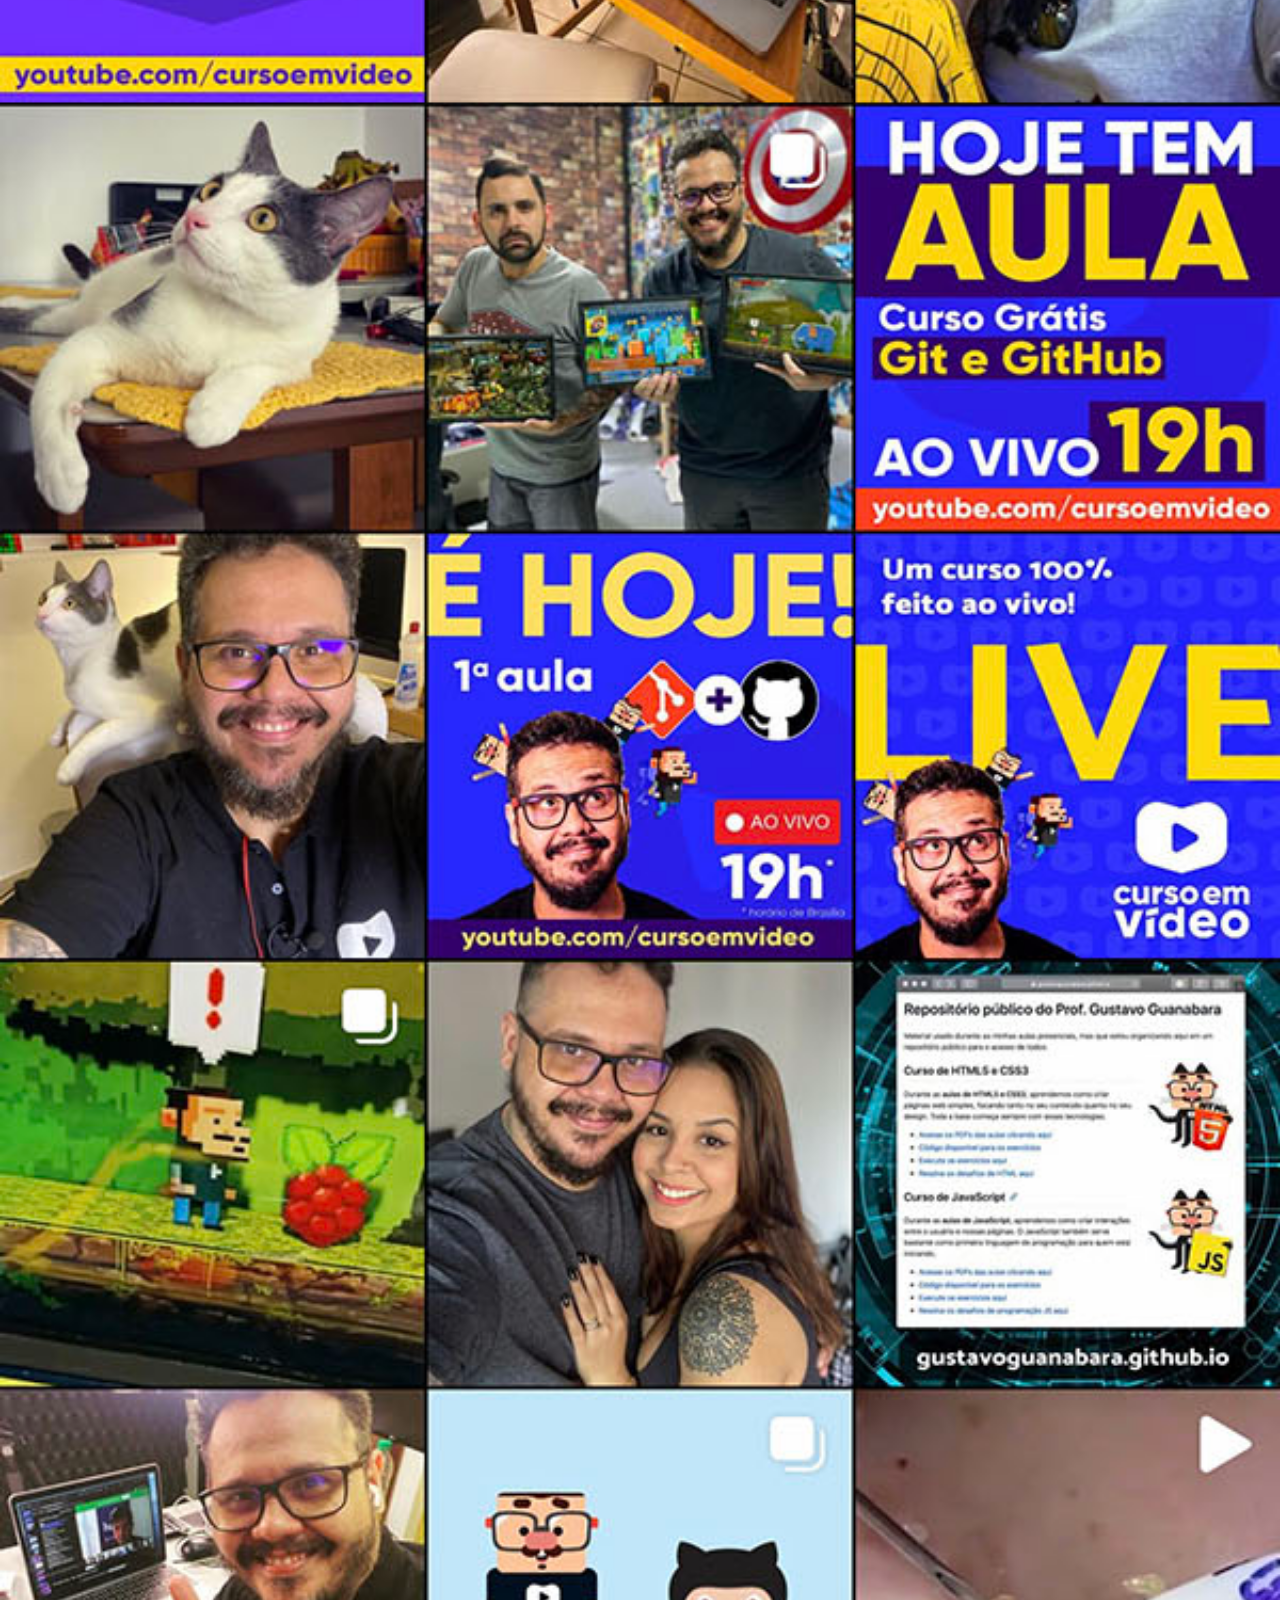
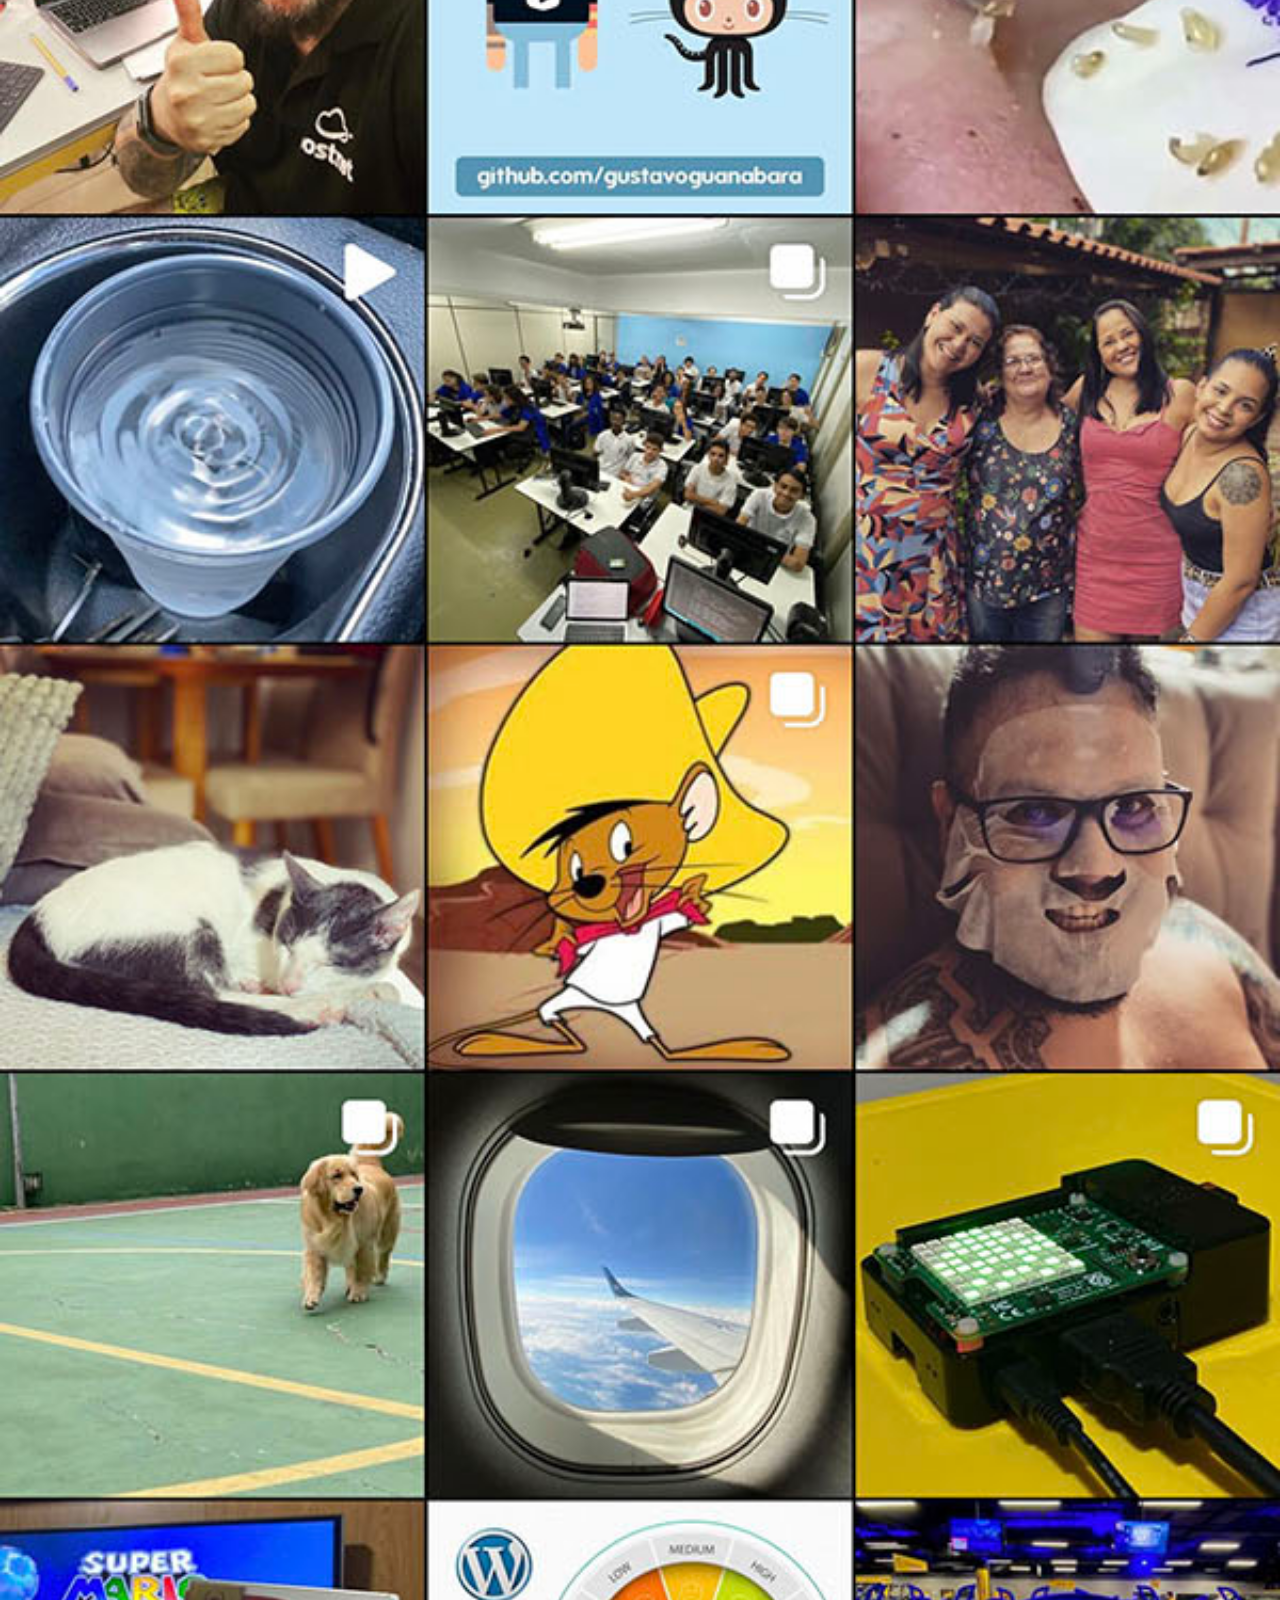
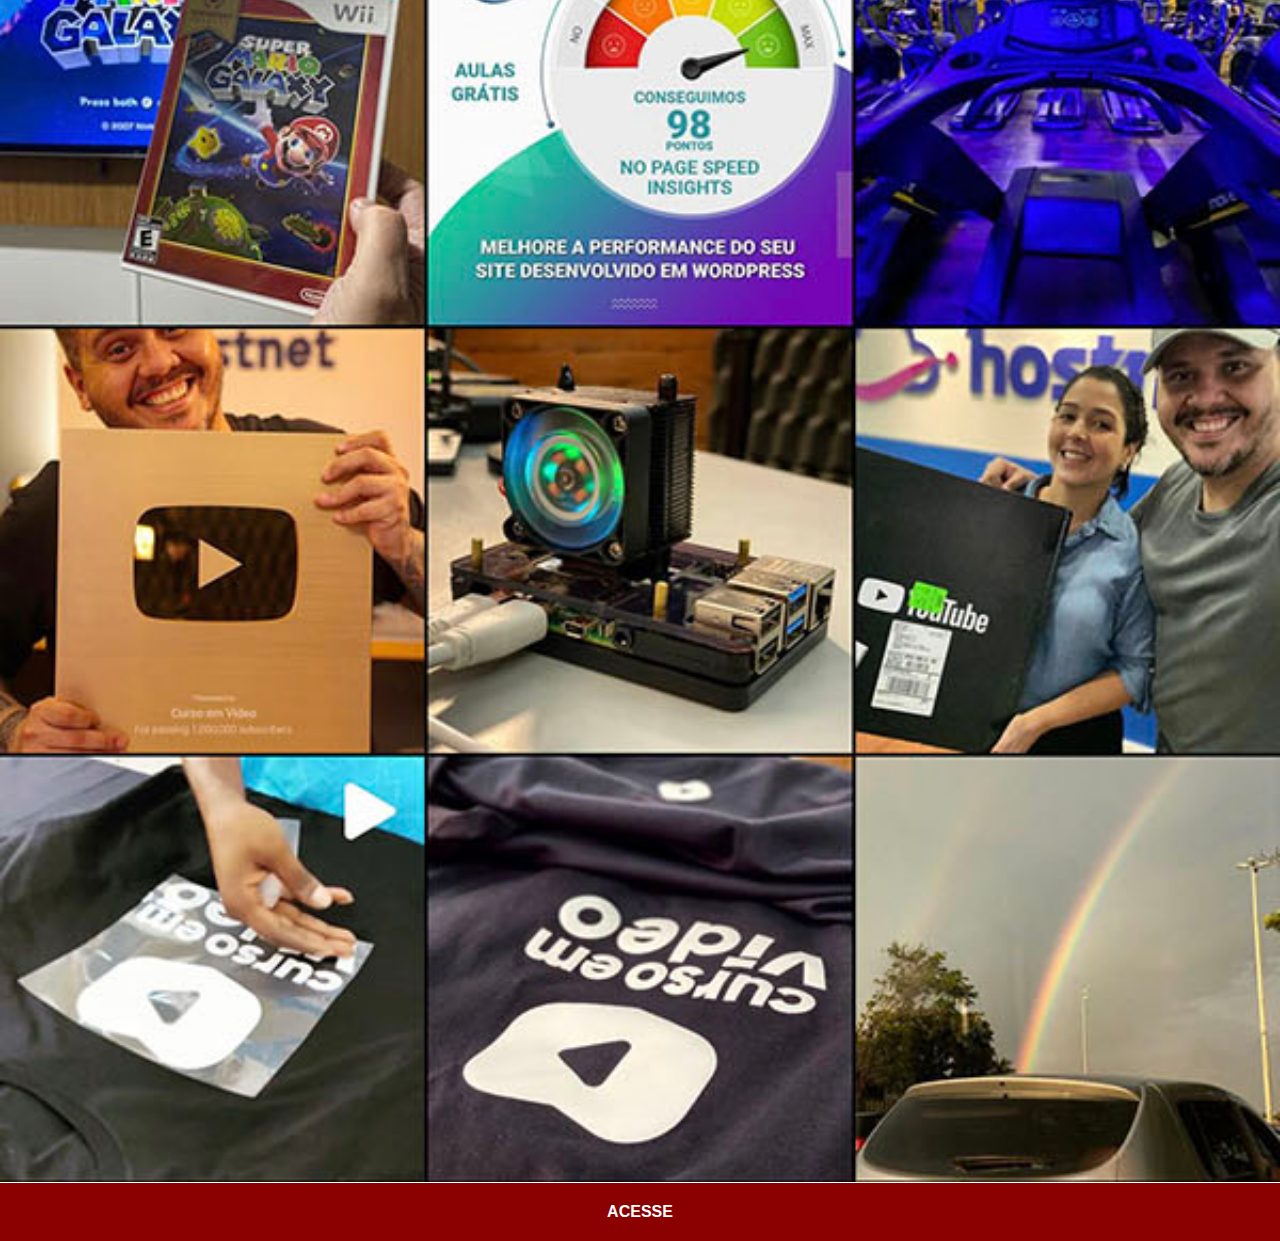
<file: instagram.html>
<!DOCTYPE html>
<html lang="pt-br">
<head>
    <meta charset="UTF-8">
    <meta http-equiv="X-UA-Compatible" content="IE=edge">
    <meta name="viewport" content="width=device-width, initial-scale=1.0">
    <link rel="stylesheet" href="estilos/social.css">
    <title>Instagram</title>
</head>
<body>
    <img src="imagens/tela-instagram.jpg" alt="Instagram">
    <a href="https://www.instagram.com/gustavoguanabara/" target="_blank">ACESSE</a>
</body>
</html>
</file>
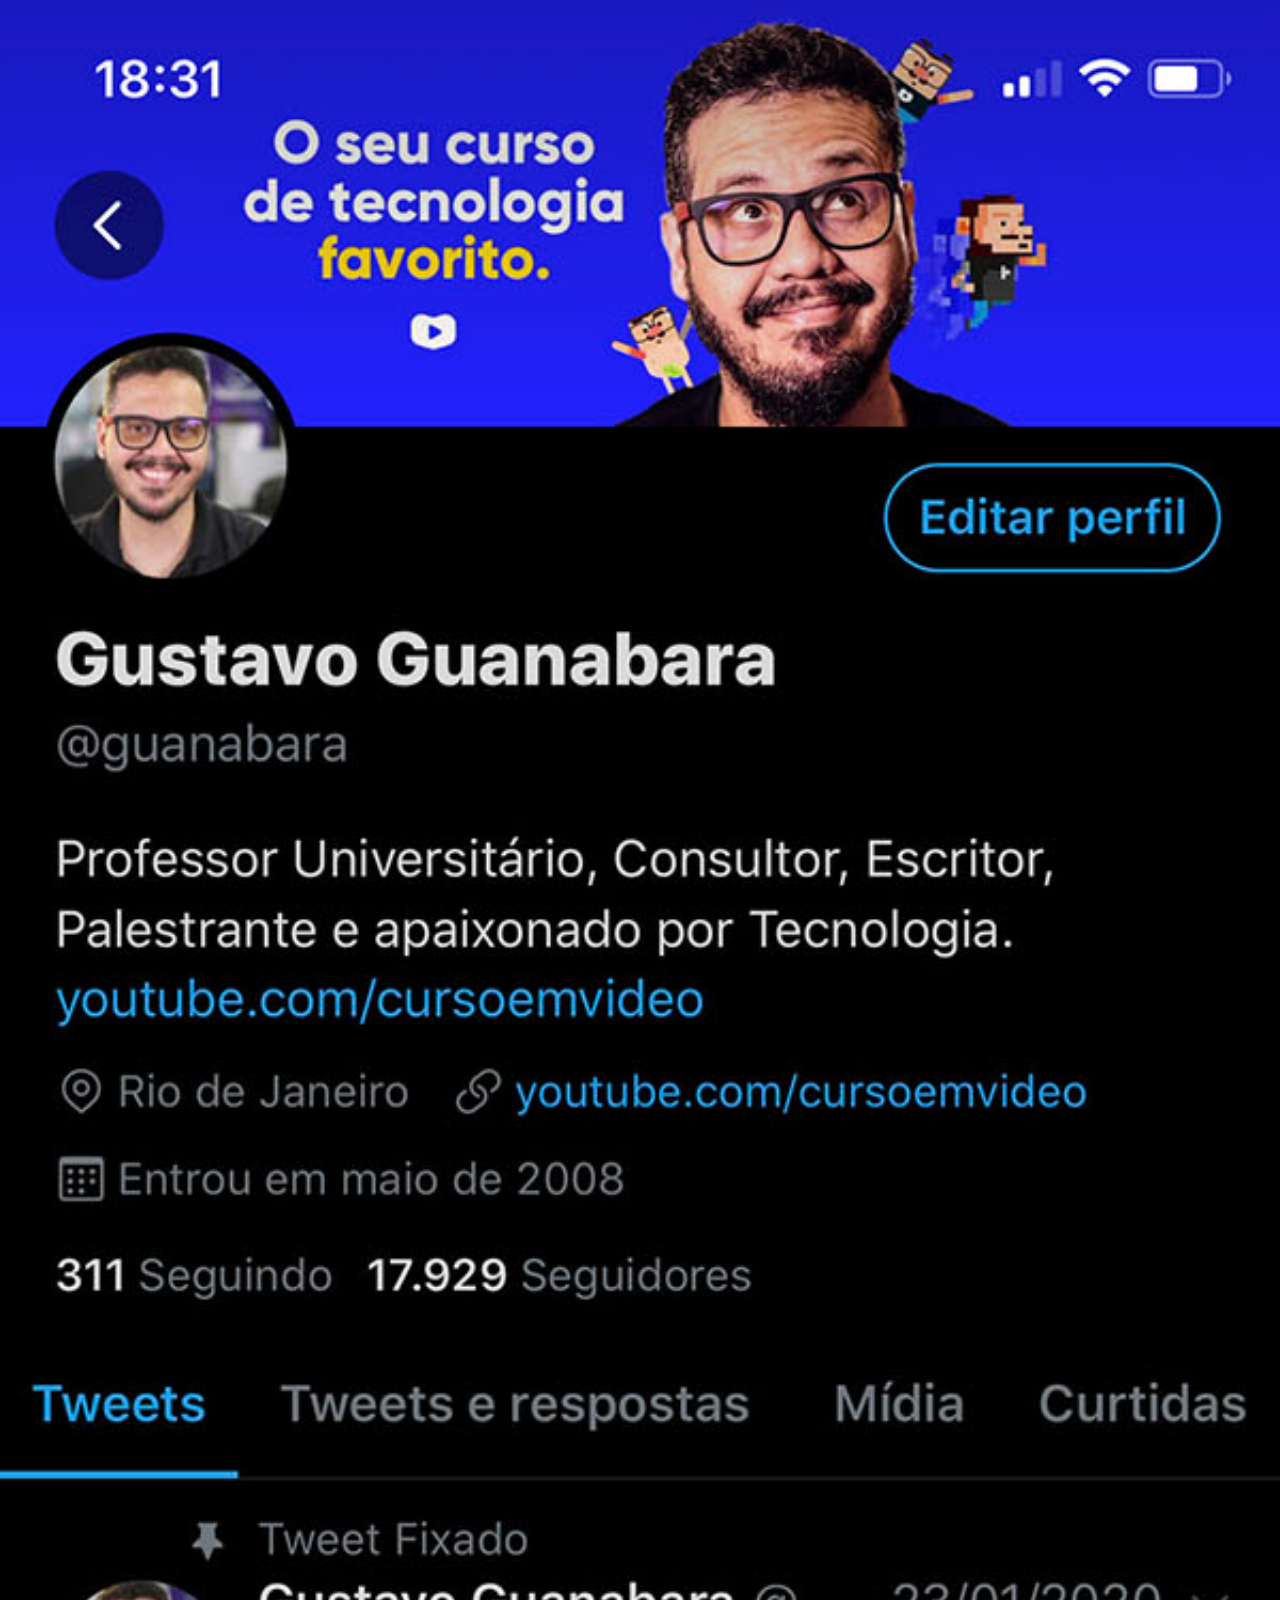
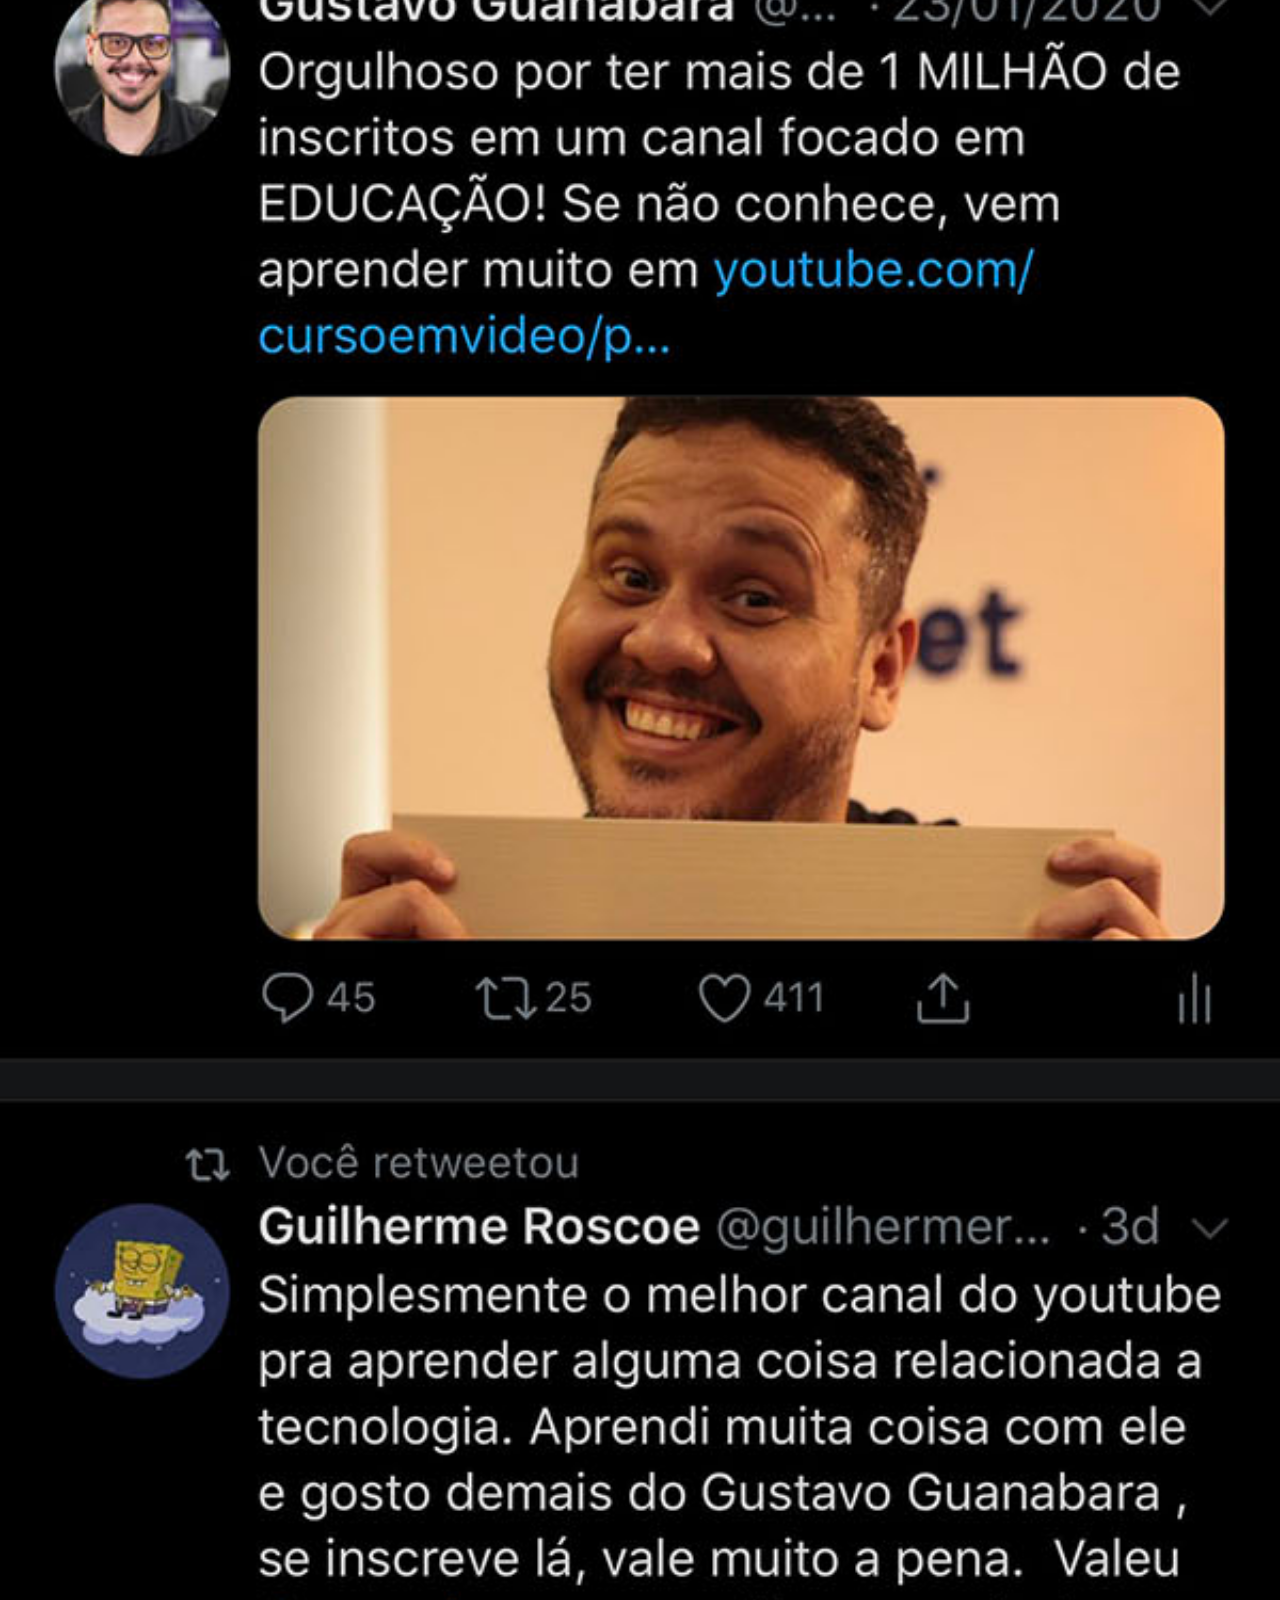
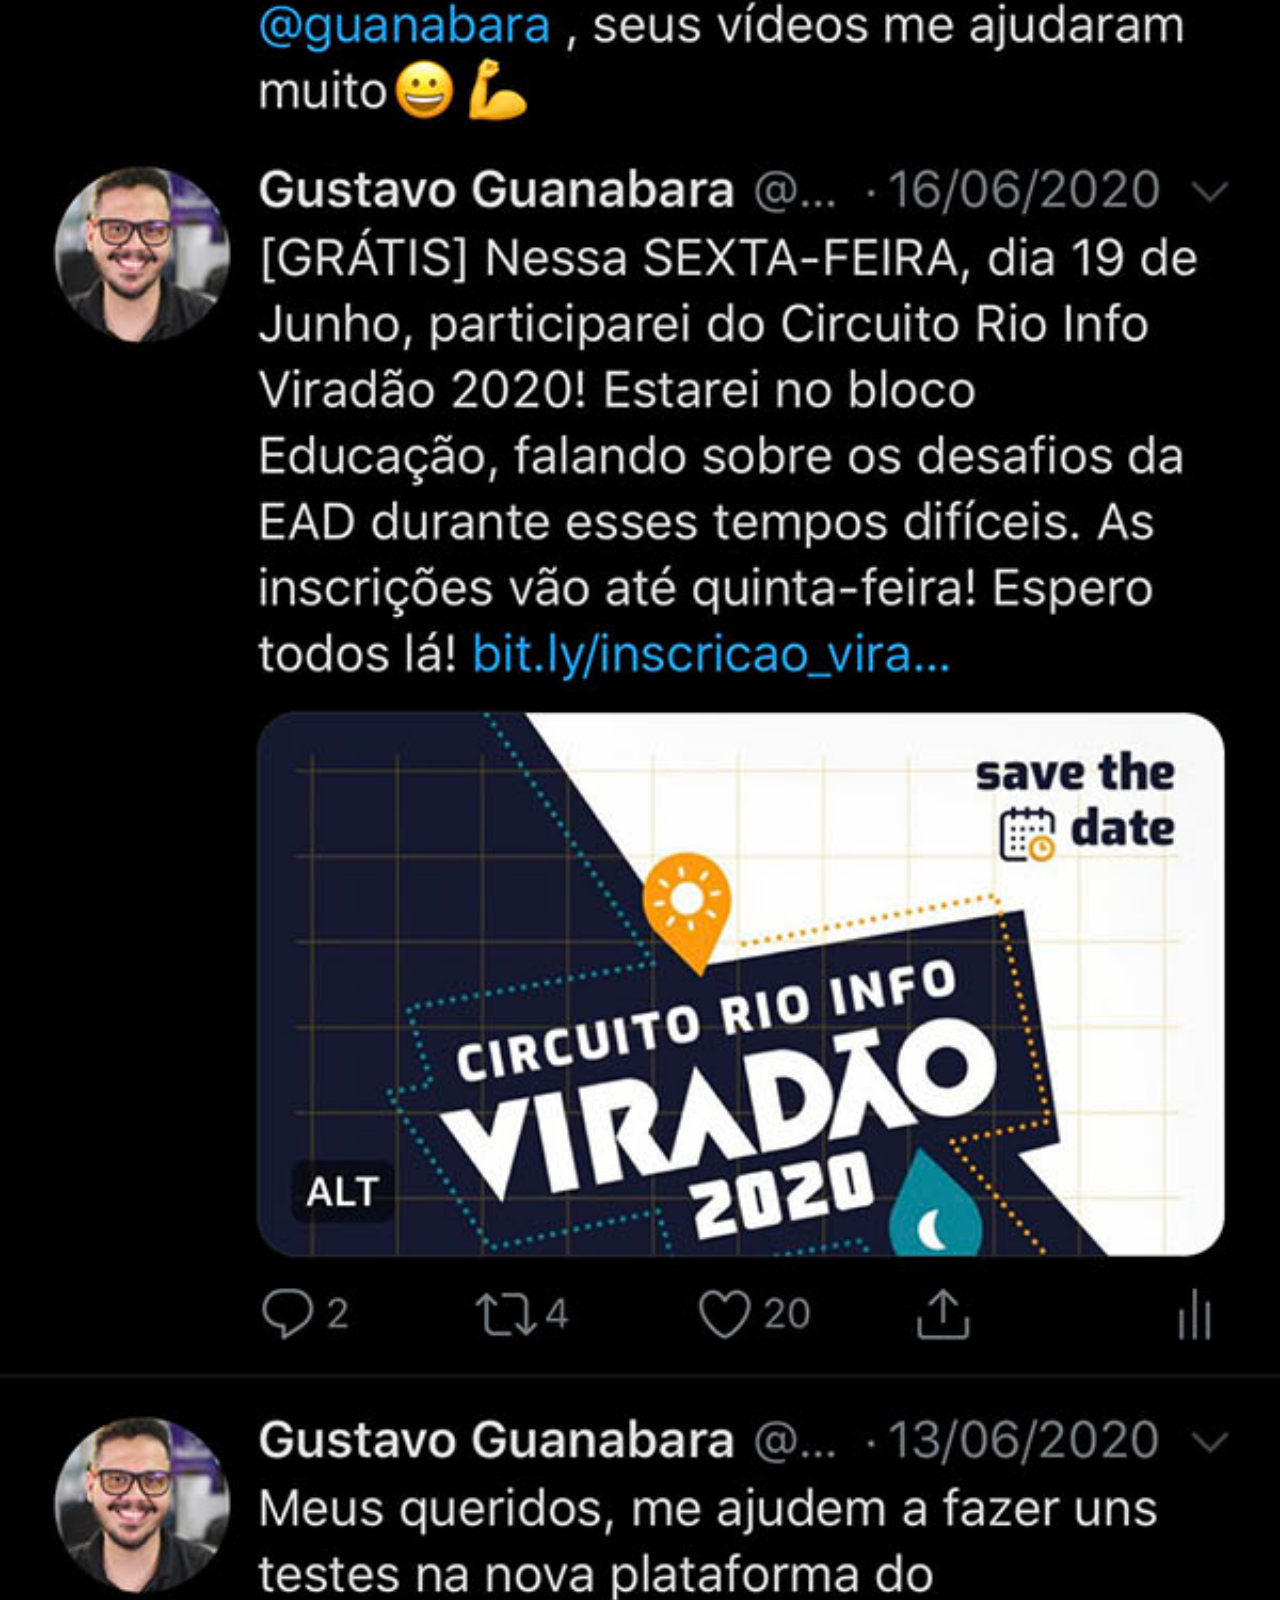
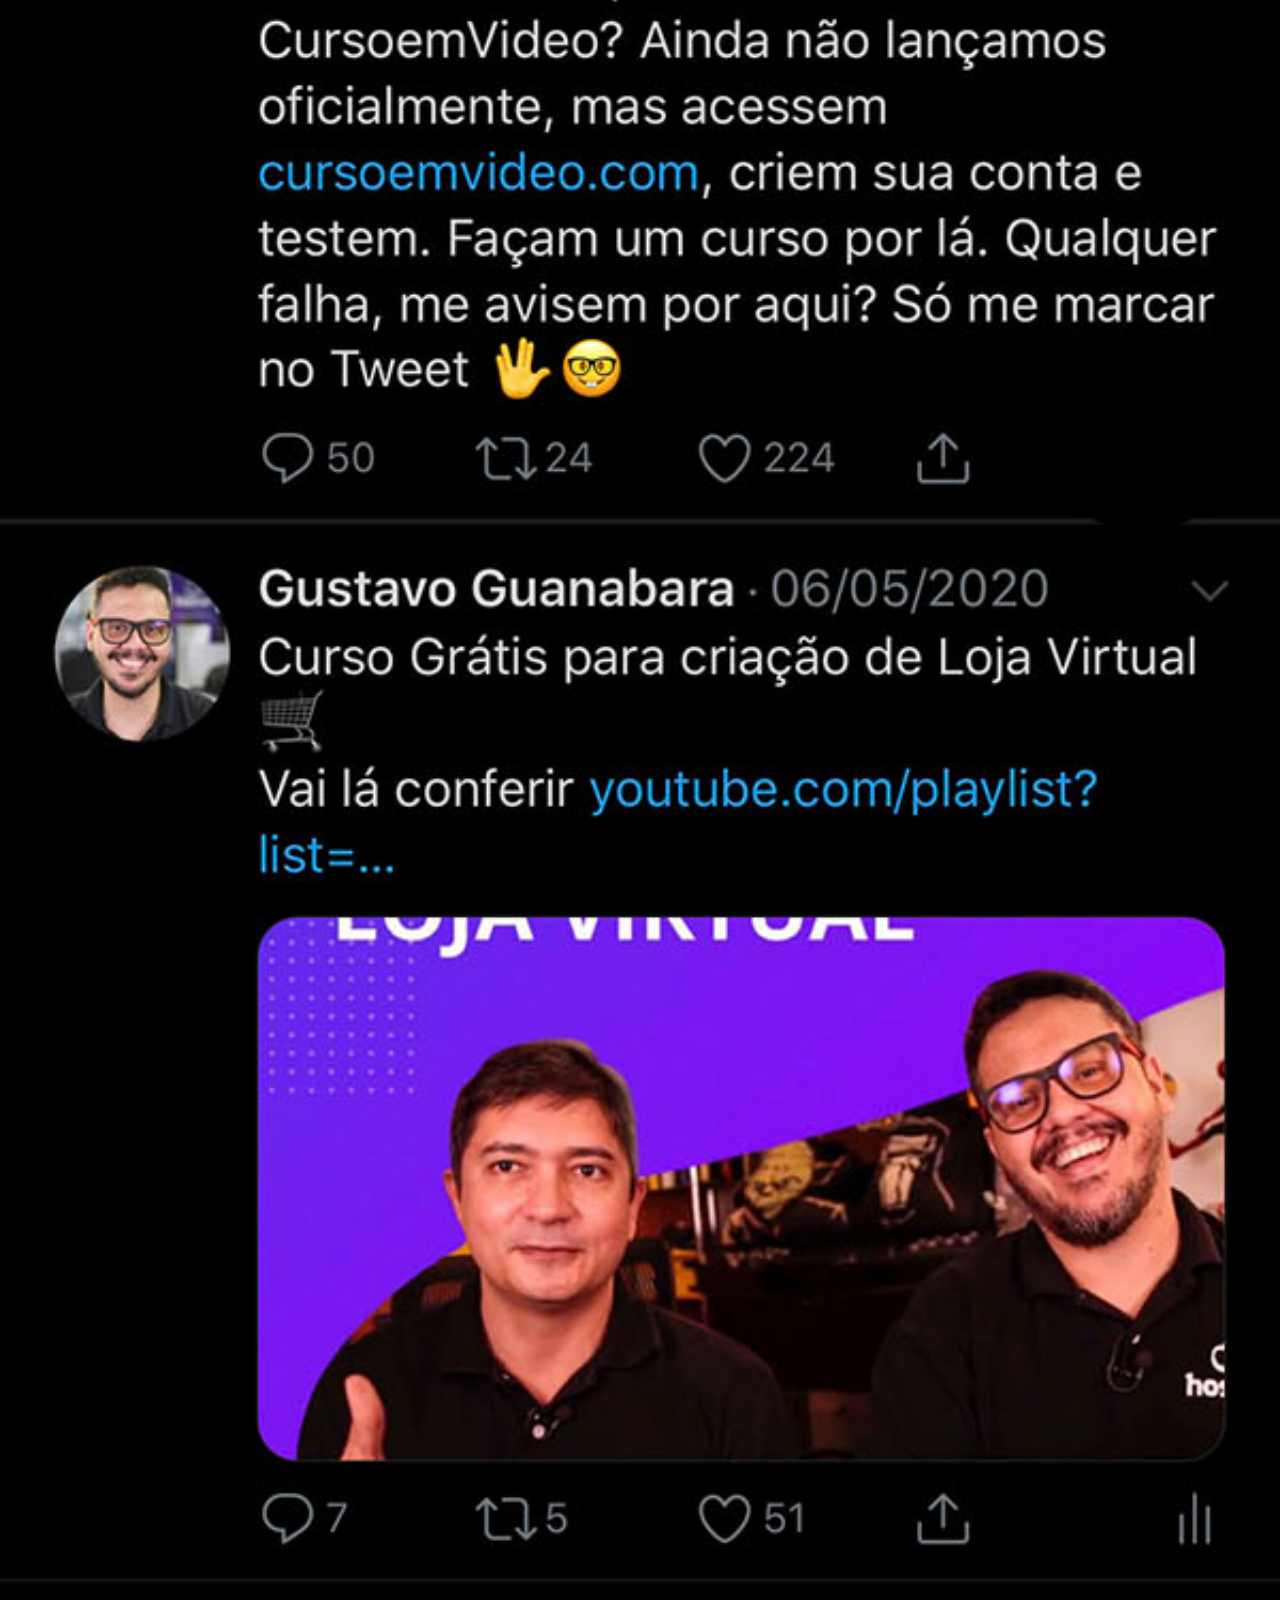
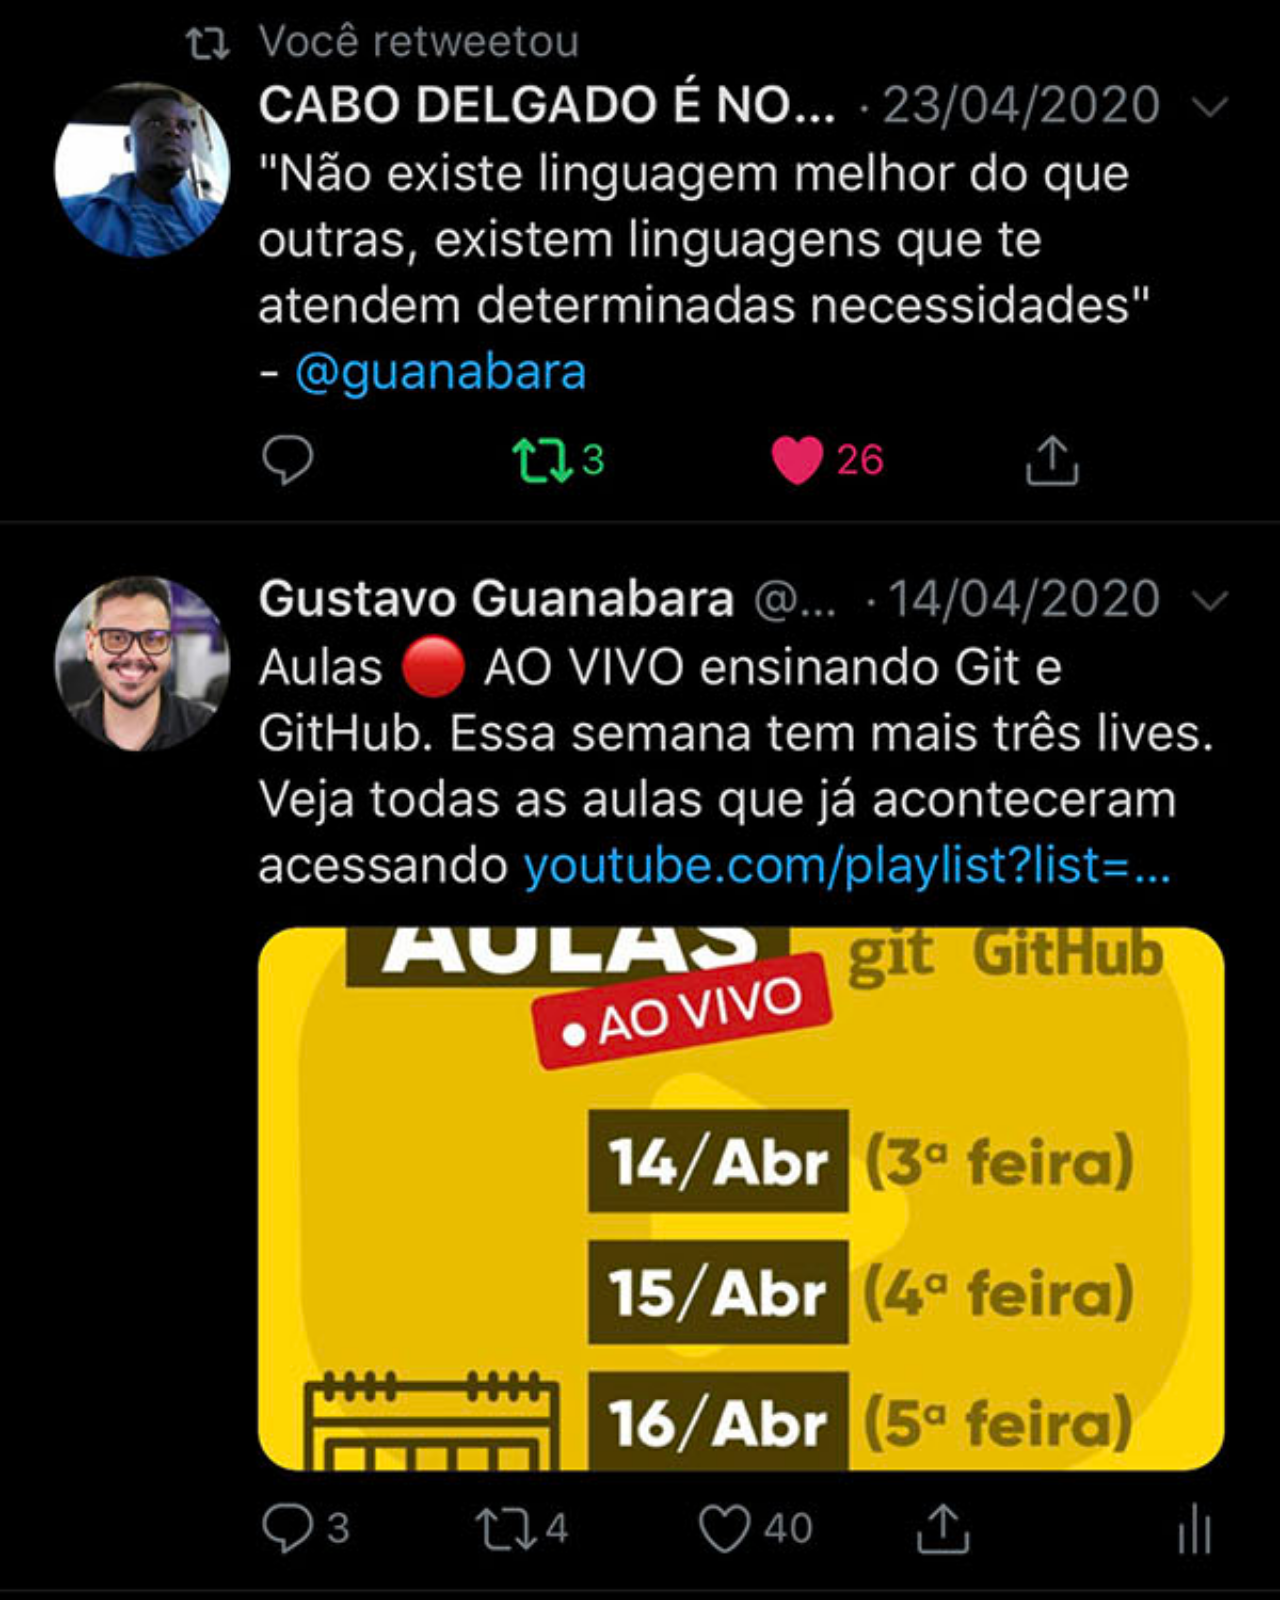
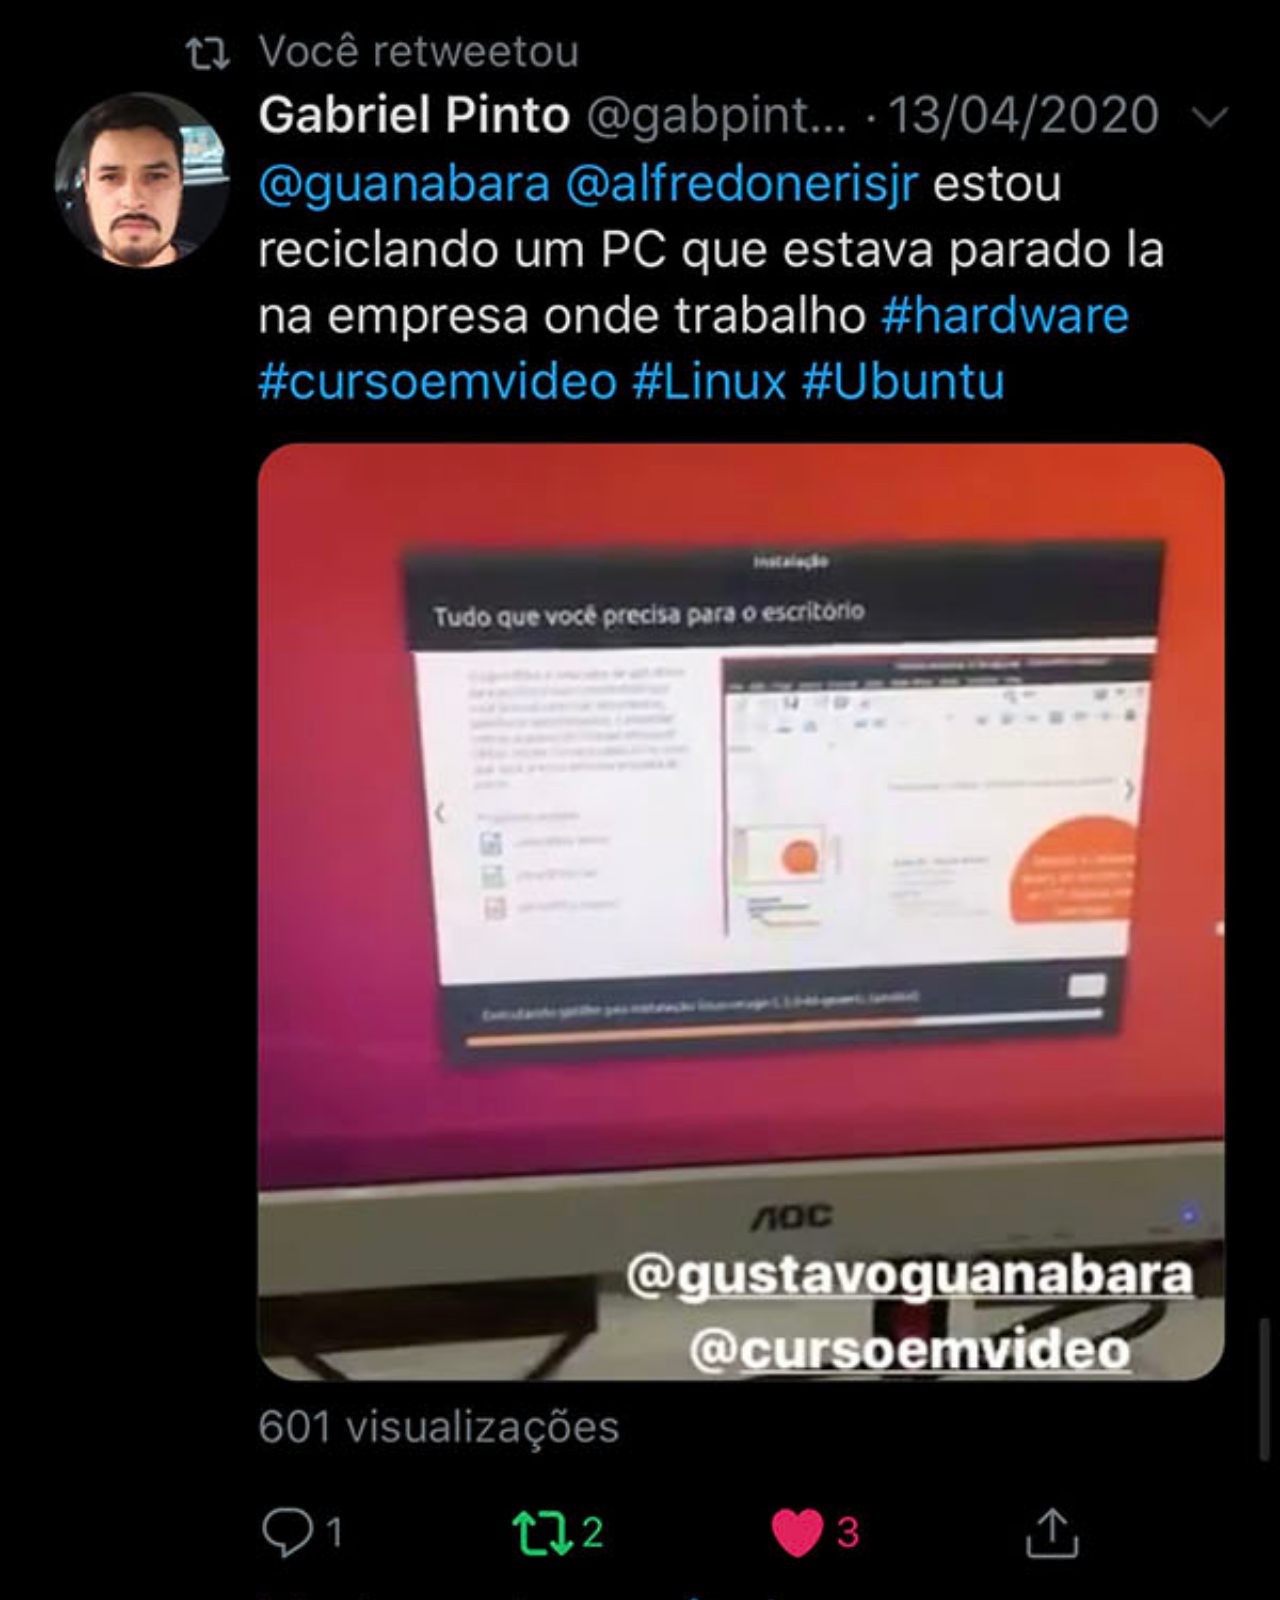
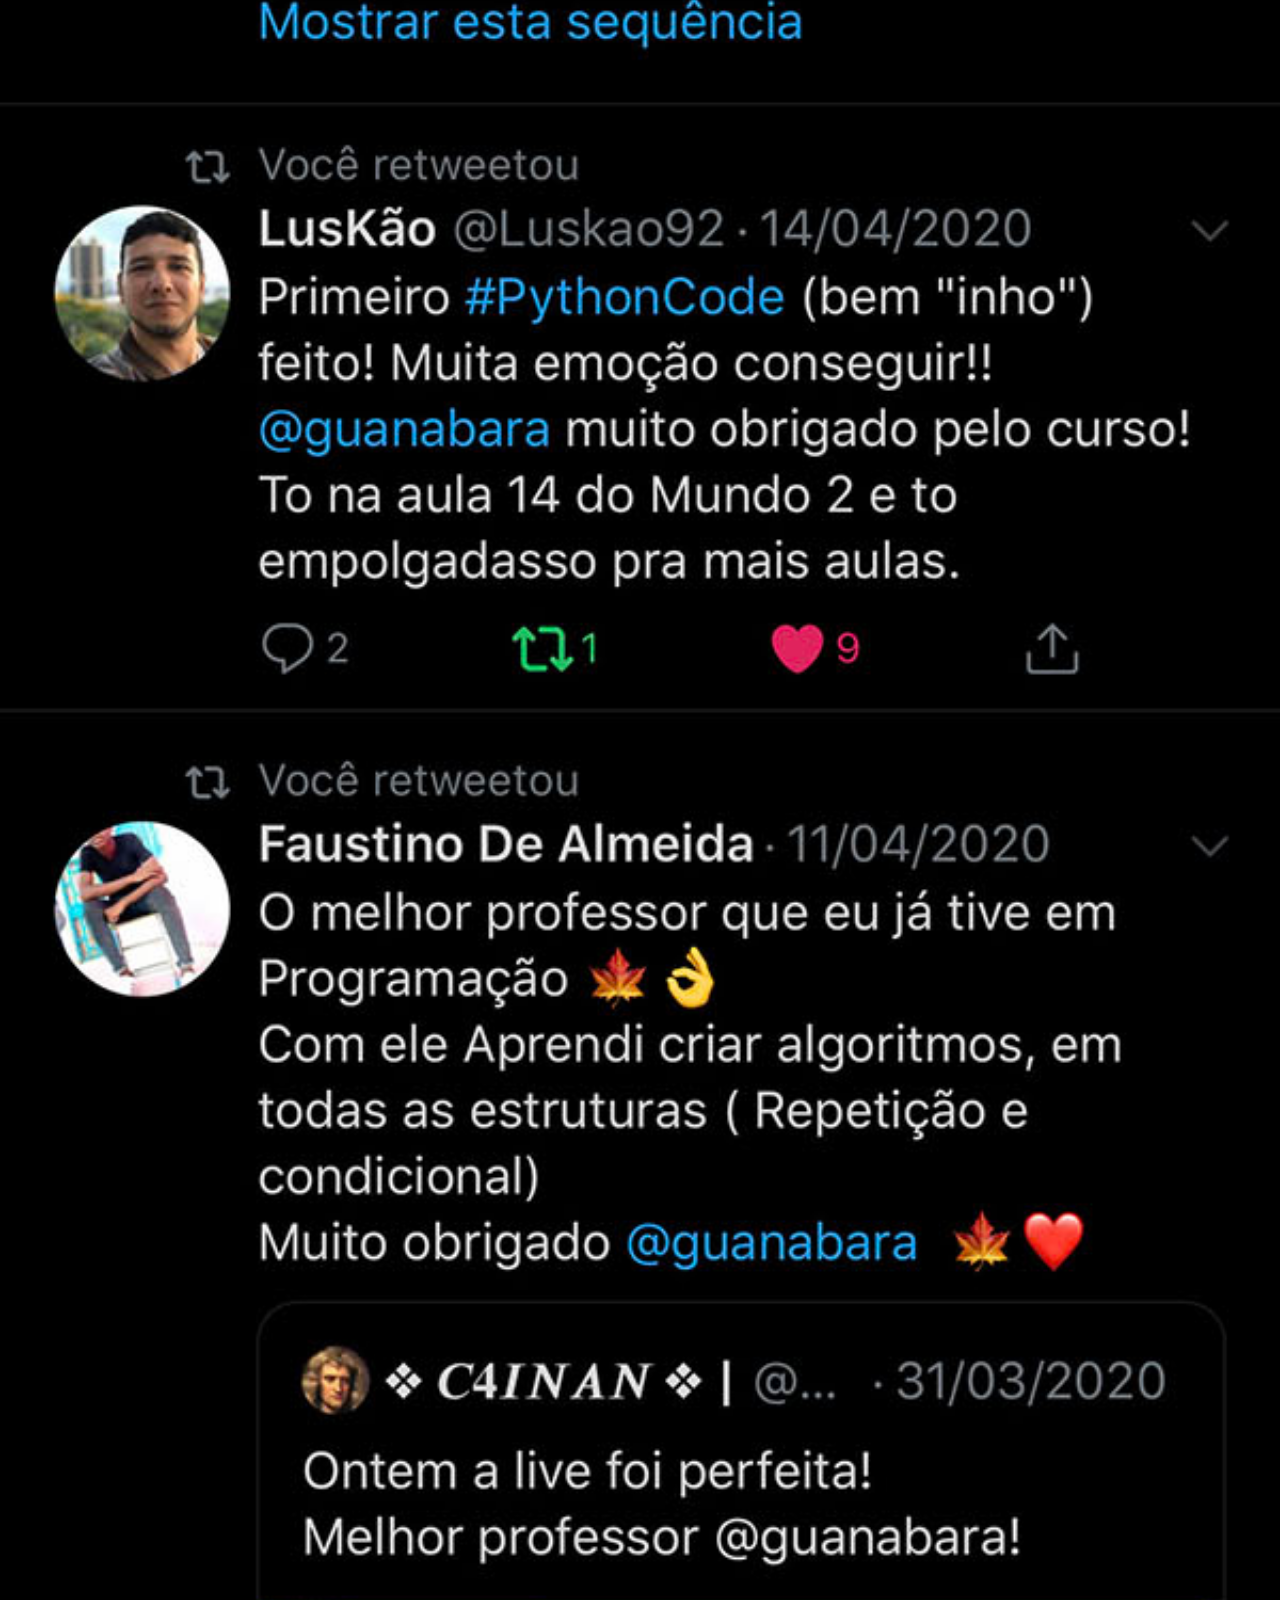
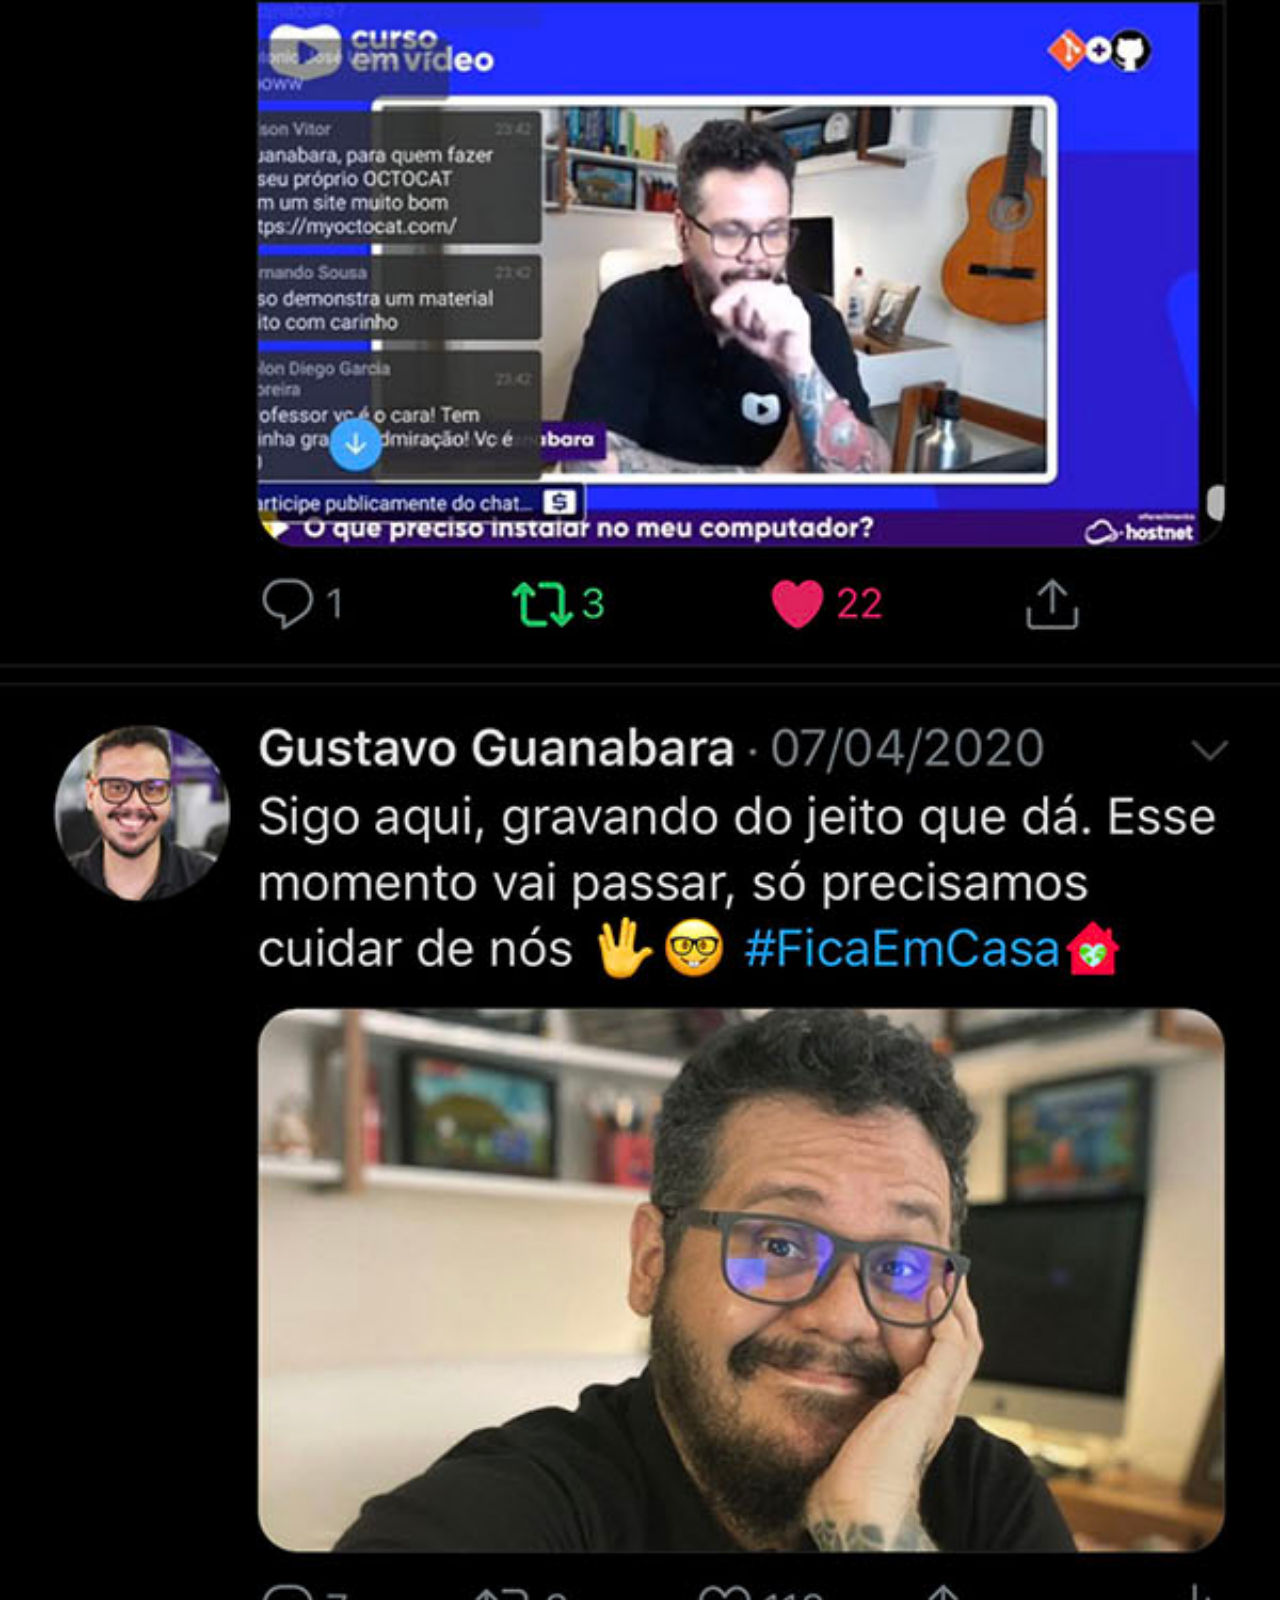
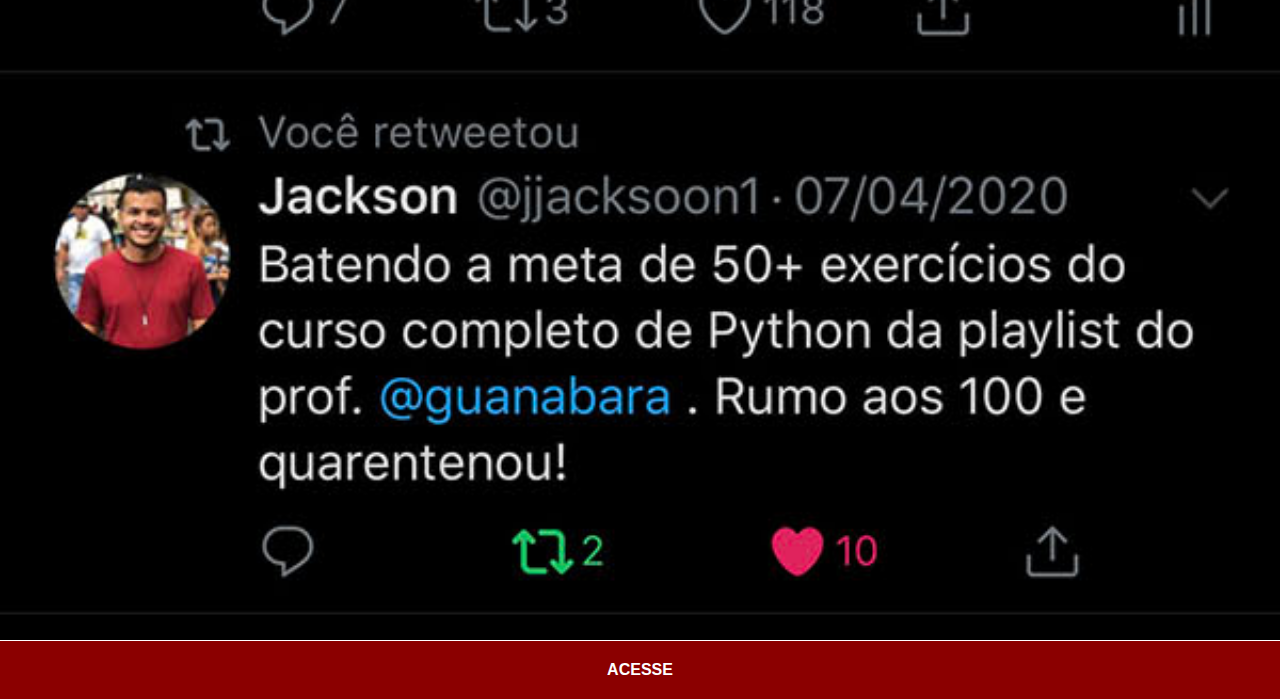
<file: twitter.html>
<!DOCTYPE html>
<html lang="pt-br">
<head>
    <meta charset="UTF-8">
    <meta http-equiv="X-UA-Compatible" content="IE=edge">
    <meta name="viewport" content="width=device-width, initial-scale=1.0">
    <link rel="stylesheet" href="estilos/social.css">
    <title>Twitter</title>
</head>
<body>
    <img src="imagens/tela-twitter.jpg" alt="Twitter">
    <a href="https://twitter.com/guanabara" target="_blank">ACESSE</a>
</body>
</html>
</file>
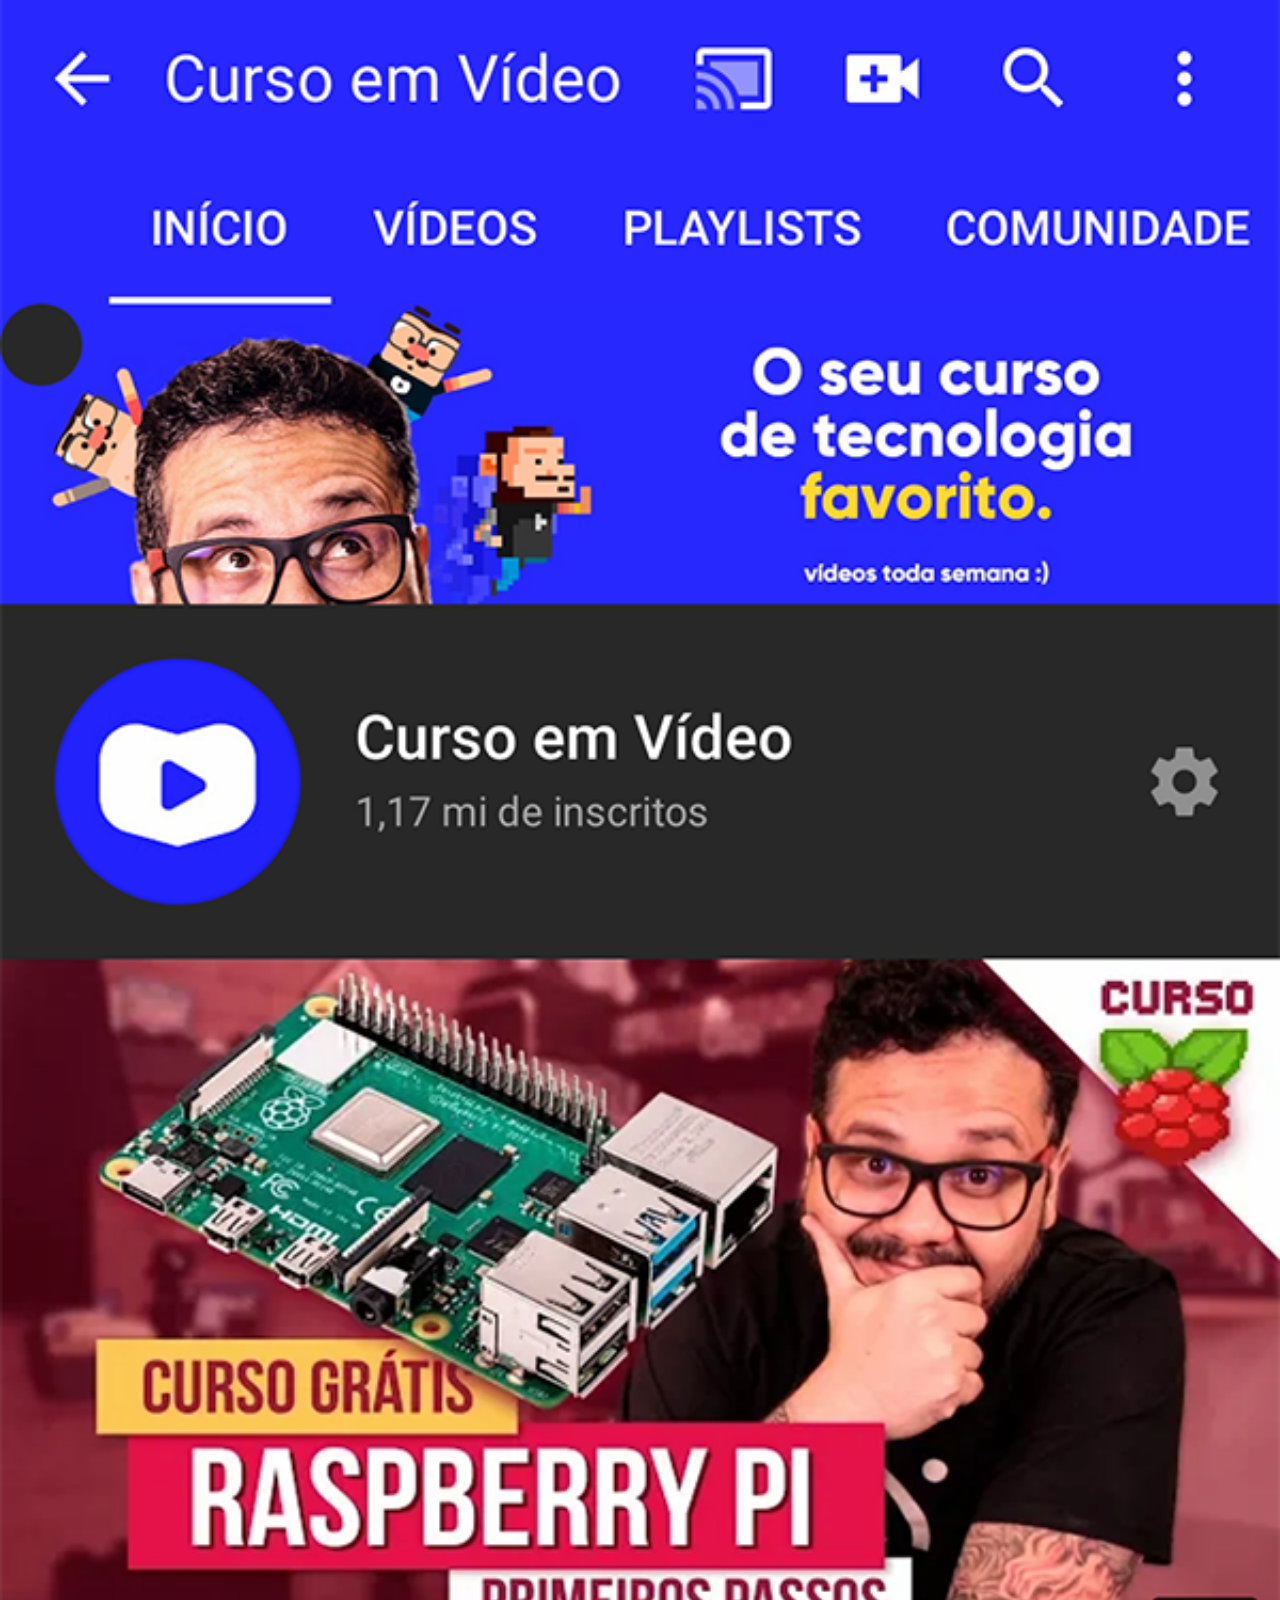
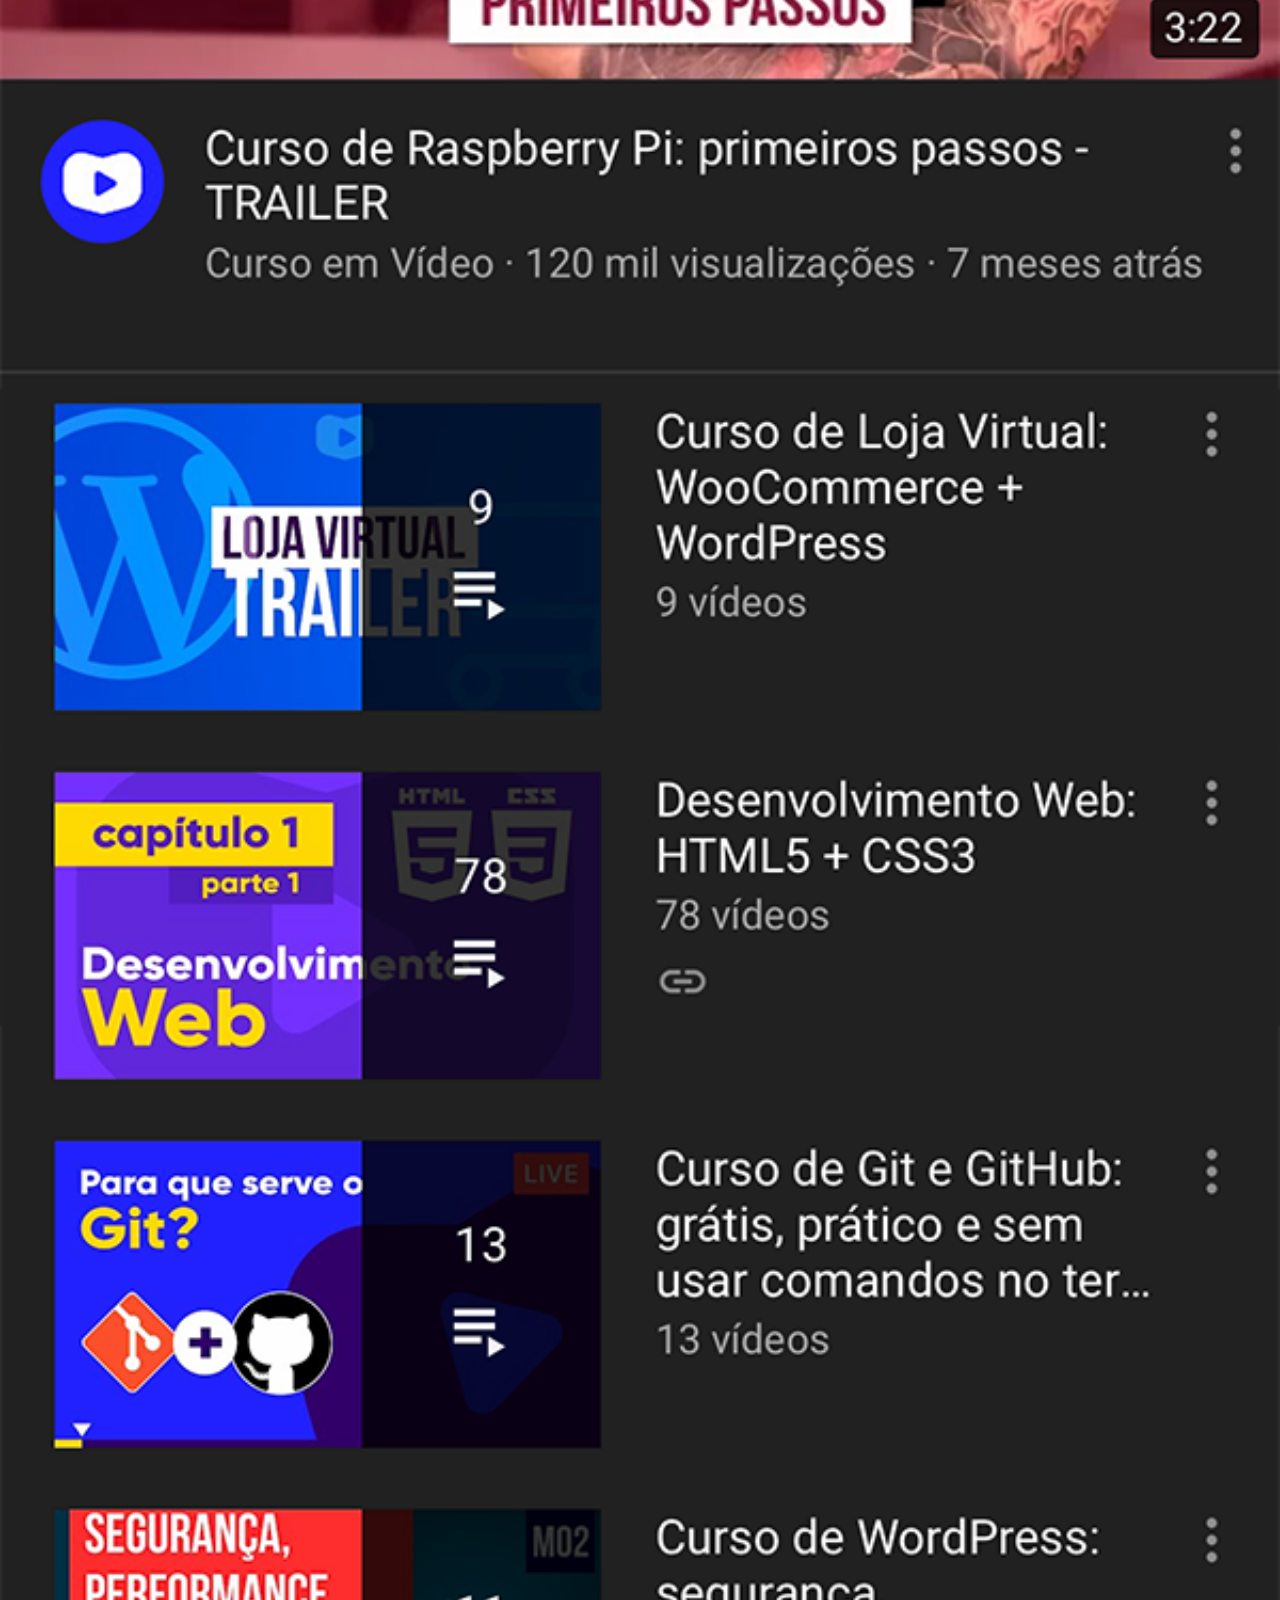
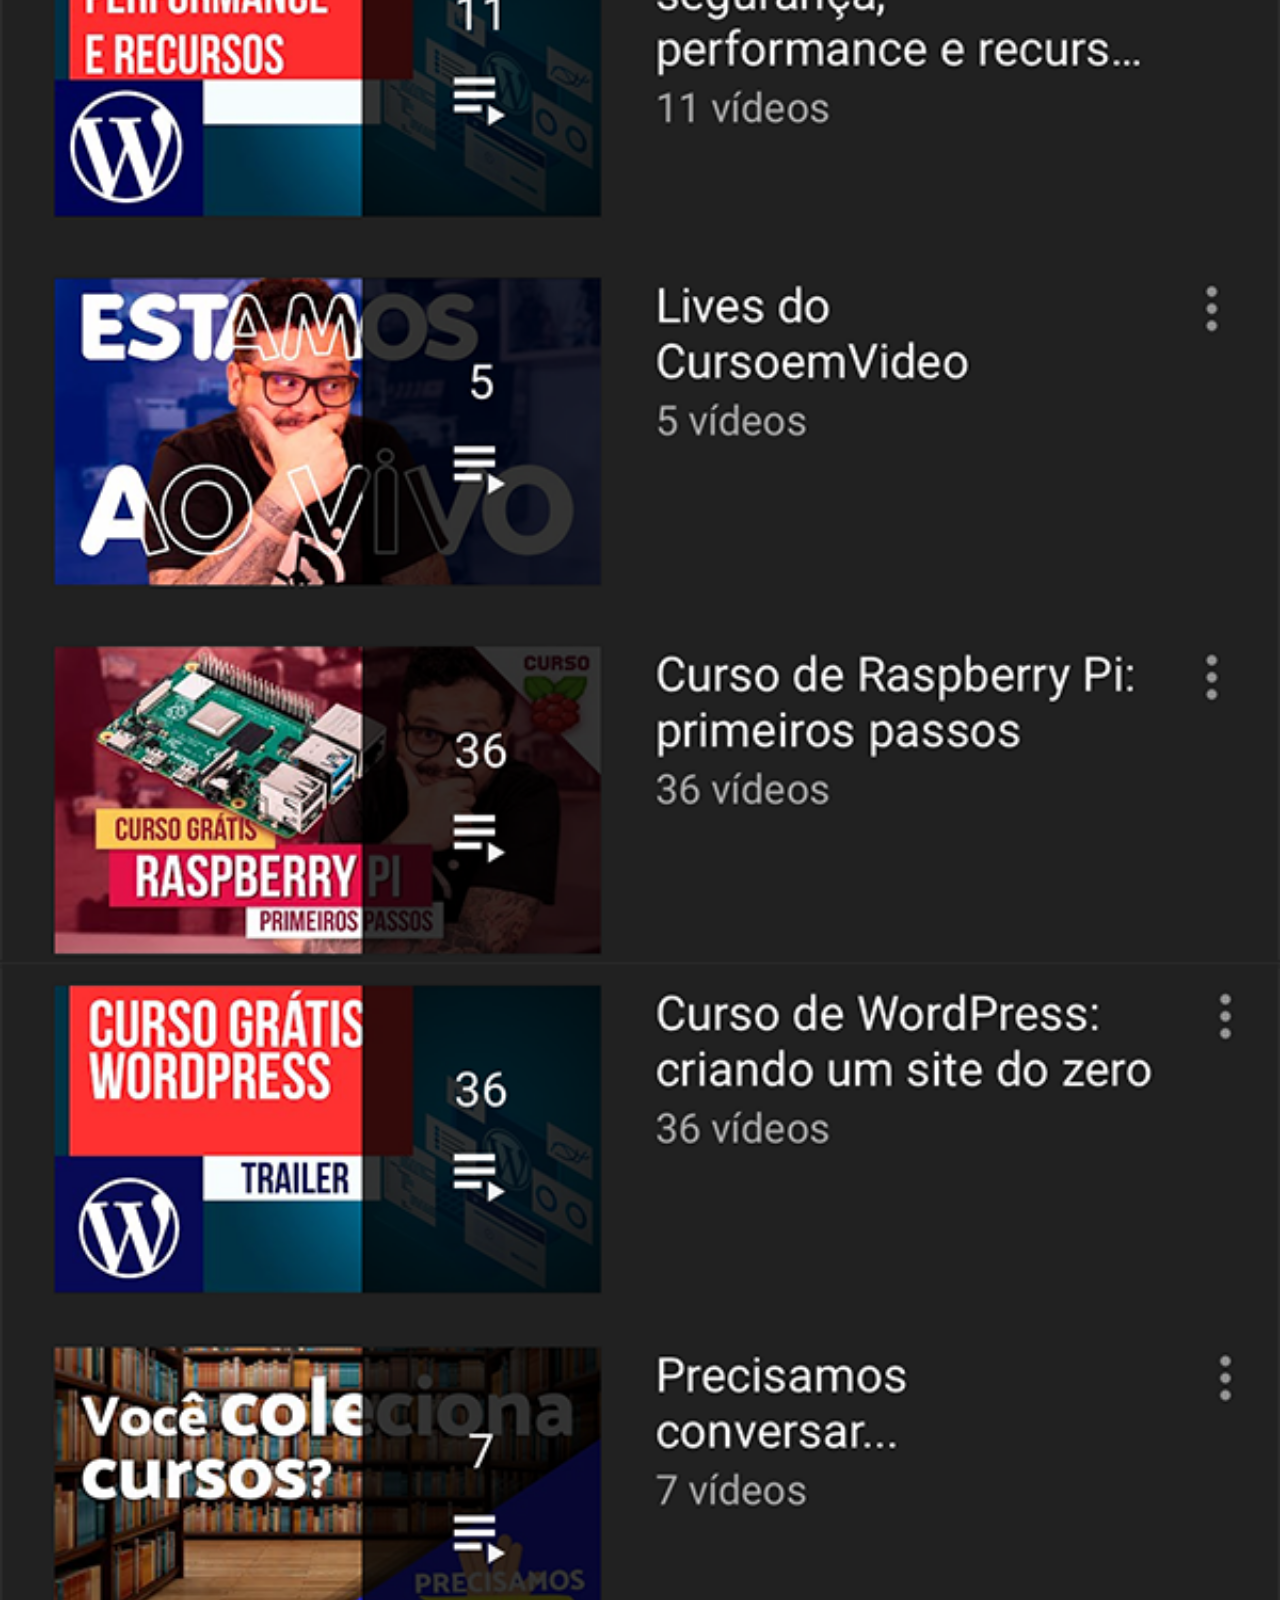
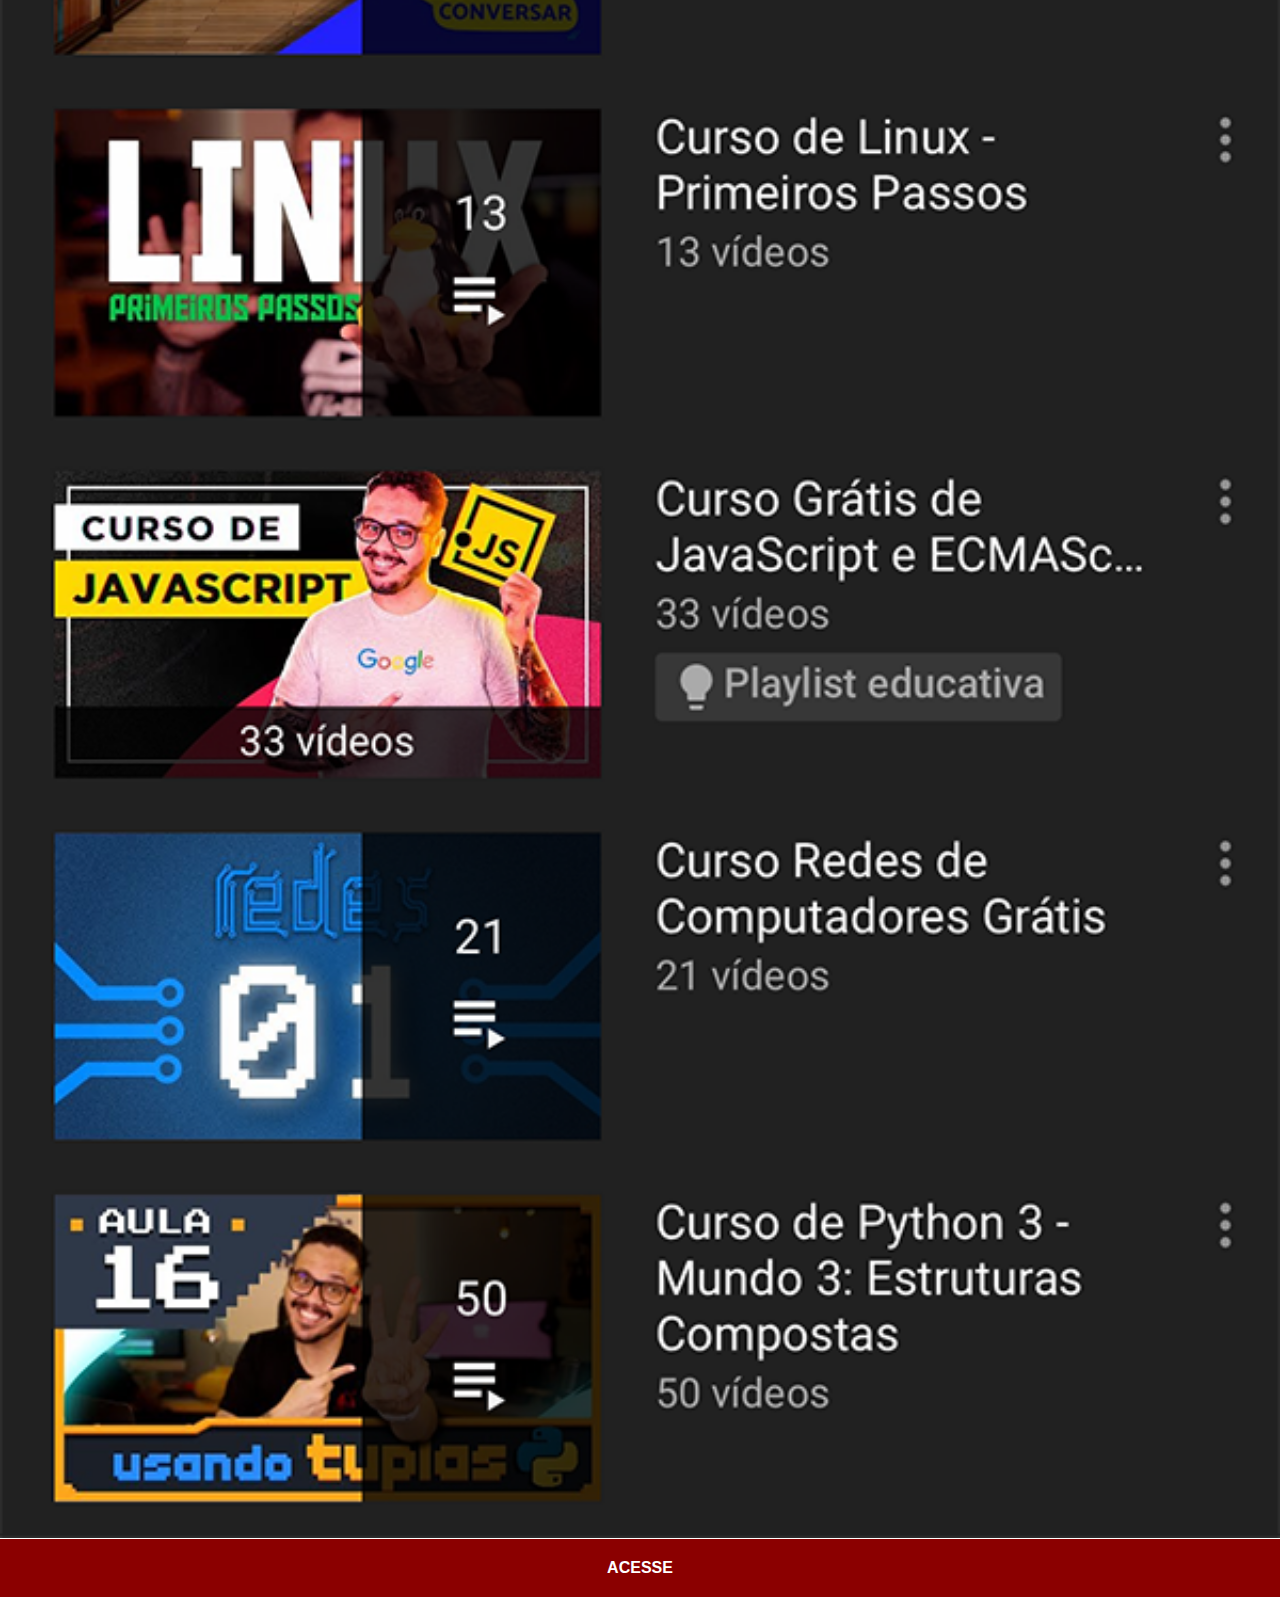
<file: youtube.html>
<!DOCTYPE html>
<html lang="pt-br">
<head>
    <meta charset="UTF-8">
    <meta http-equiv="X-UA-Compatible" content="IE=edge">
    <meta name="viewport" content="width=device-width, initial-scale=1.0">
    <link rel="stylesheet" href="estilos/social.css">
    <title>YouTube</title>
</head>
<body>
    <img src="imagens/tela-youtube.png" alt="YouTube">
    <a href="https://www.youtube.com/user/cursosemvideo/playlists" target="_blank">ACESSE</a>
</body>
</html>
</file>
<file: estilos/style.css>
@charset "UTF-8";

* {
    margin: 0px;
    padding: 0px;
    font-family: Arial, Helvetica, sans-serif;
}

html, body {
    height: 100vh; /*100% da altura total do navegador*/
    width: 100vw; /*100% da largura do navegador*/
    background-color: black;
}

body {
    background: url('../imagens/fundo-madeira.jpg') no-repeat top center;
    background-size: cover; /*comando para fazer a imagem cobrir a tela inteira*/
    background-attachment: fixed;
}

main {
    height: 100vh;
    position: relative;
}

section#telefone {
    position: absolute;
    top: 50%;
    left: 50%;
    transform: translate(-50%, -50%);

    height: 627px;
    width: 311px;
    background: url('../imagens/frame-iphone.png') no-repeat;
}

iframe#tela {
    position: relative;
    top: 80px;
    left: 23px;
    width: 267px;
    height: 471px;
}

section#redes-sociais {
    text-align: right;
}

section#redes-sociais img { /* ou section#redes-sociais > a > img {}*/
    width: 50px;
    height: 50px;
    margin: 10px;
    border-radius: 50%;
    box-shadow: 2px 2px 5px rgba(0, 0, 0, 0.644);
    box-sizing: border-box; /*comando para a borda fazer parte da imagem*/
}

section#redes-sociais img:hover { /* hover = pseudo-classe para adicionar um estado a um elemento, no caso, ao passar o mouse por cima, faça "tal ação" */
    border: 2px solid rgba(255, 255, 255, 0.438);
    transform: translate(-3px, -3px); /* Comando para fazer o botão vir para esquerda e para cima um pouco. */
    transition: transform .3s, border .4s; /* Fazer um movimento suave do botão ao passar o mouse por cima*/
}
</file>
<file: estilos/social.css>
@charset "UTF-8";

* {
    margin: 0px;
    padding: 0px;
    font-family: Arial, Helvetica, sans-serif;
}

::-webkit-scrollbar { /*Esconder a barra de rolagem lateral*/
    width: 0px;
    height: 0px;
}

img {
    width: 100vw; /*A largura vai ser 100% da largura do navegador*/
}

a {
    display: block; /*Display block é para colocar o ACESSE embaixo, um bloco (caixa)*/
    background-color: darkred;
    padding: 20px;
    text-align: center;
    text-decoration: none;
    font-weight: bolder;
    color: white;
    margin-top: -3px; /*Estava com uma brecha acima do botão acesse*/
}

a:hover {
    background-color: red;
}
</file>
